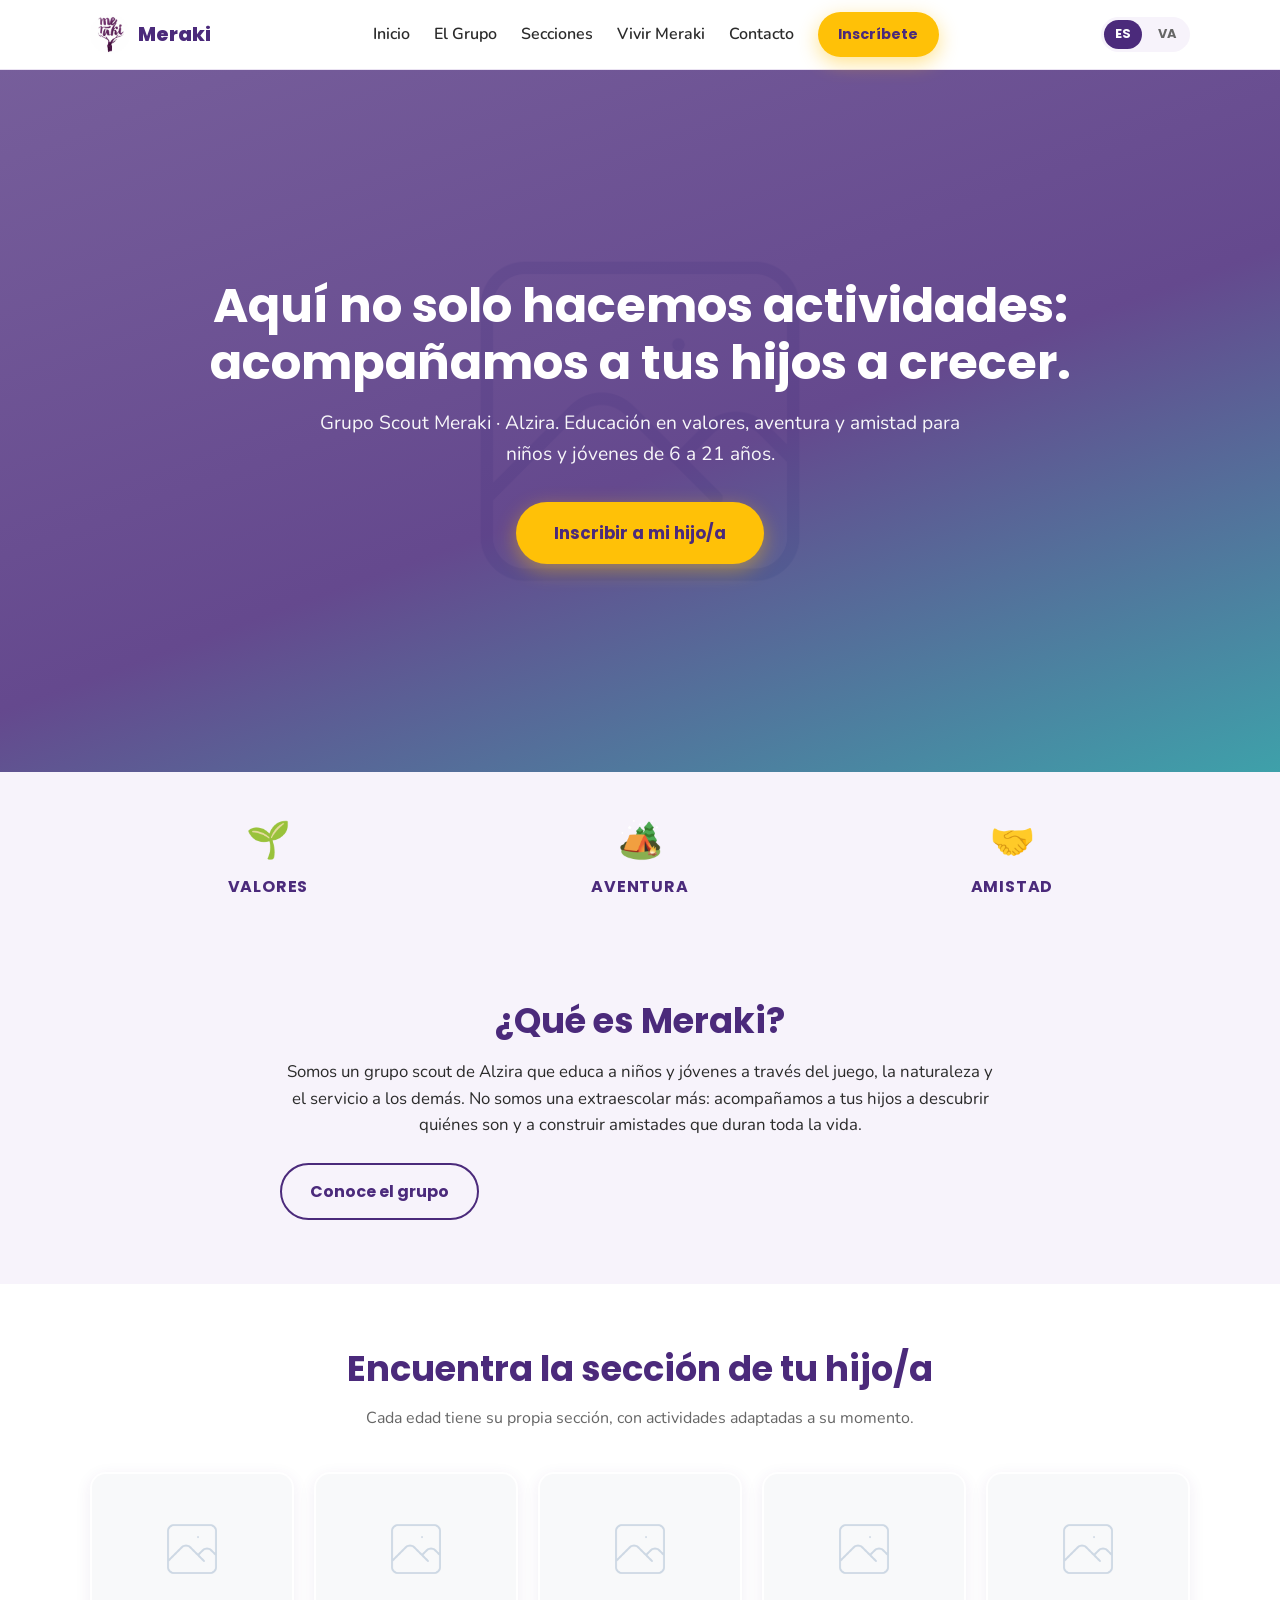
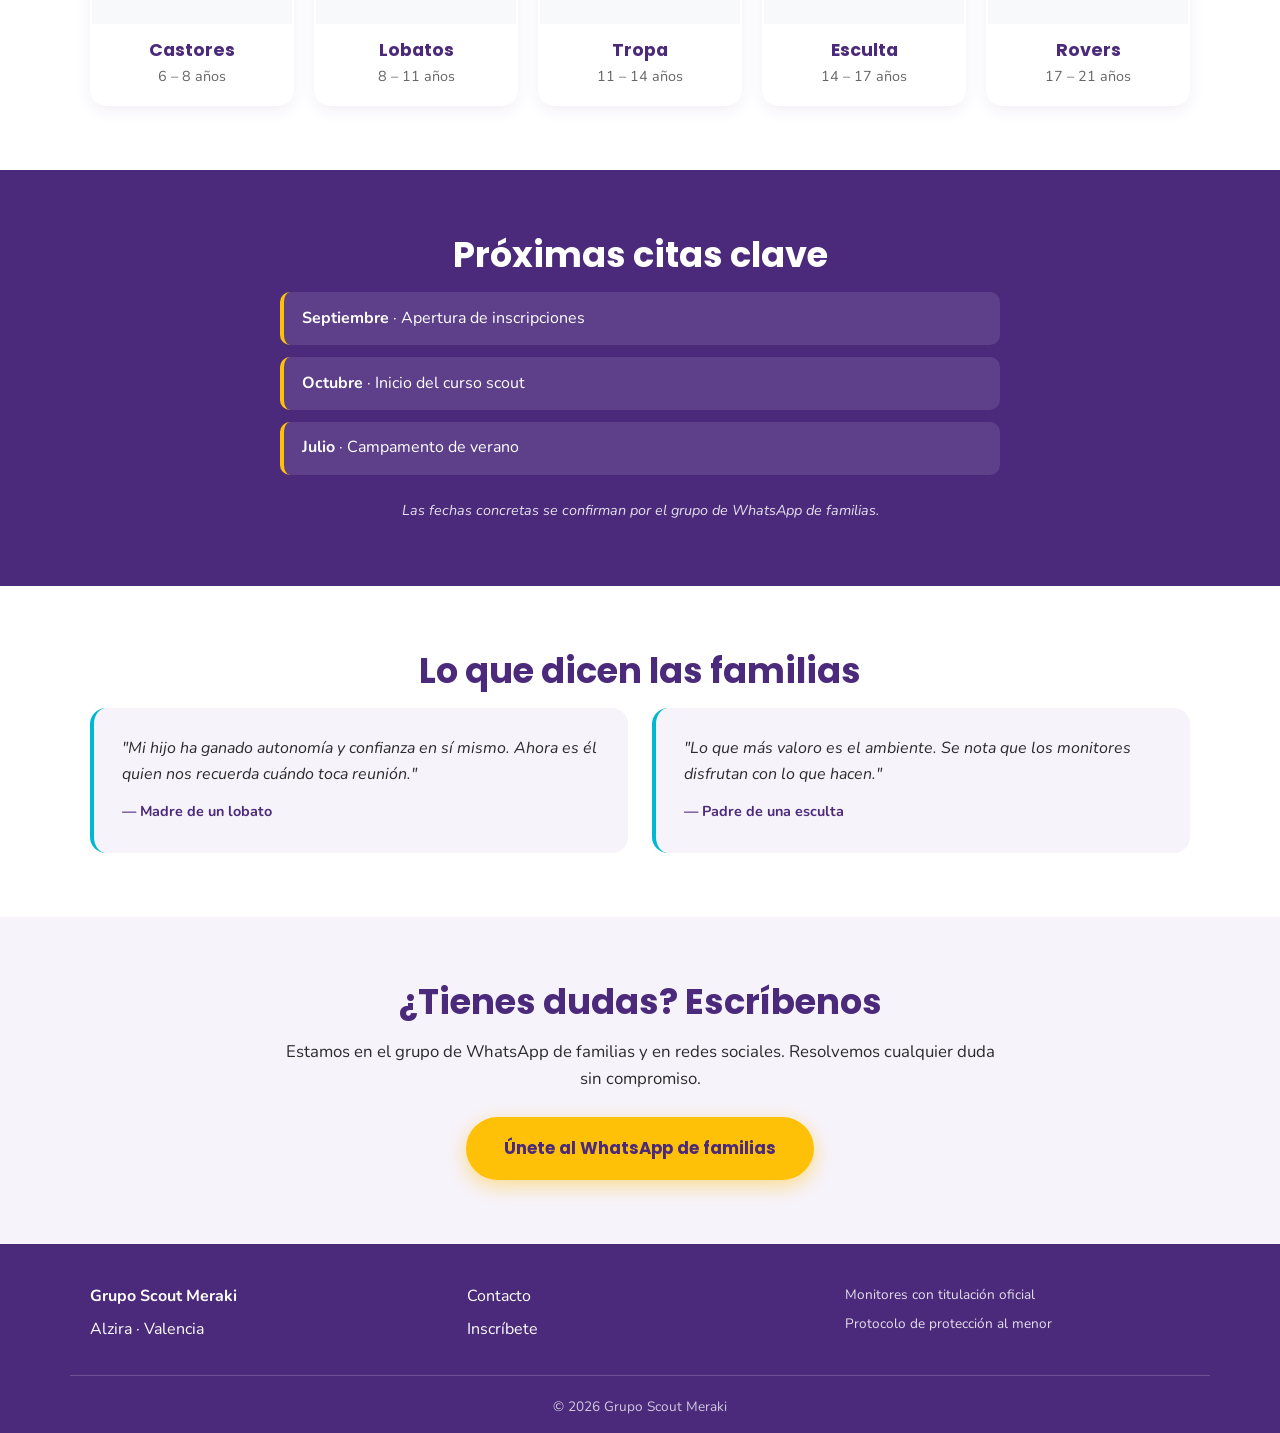
<file: index.html>
<!DOCTYPE html>
<html lang="es">
<head>
  <meta charset="UTF-8">
  <meta name="viewport" content="width=device-width, initial-scale=1.0">
  <title>Grupo Scout Meraki · Alzira</title>
  <meta name="description" content="Grupo Scout Meraki de Alzira. Educación en valores, aventura y amistad para niños y jóvenes de 6 a 21 años.">
  <link rel="preconnect" href="https://fonts.googleapis.com">
  <link rel="preconnect" href="https://fonts.gstatic.com" crossorigin>
  <link href="https://fonts.googleapis.com/css2?family=Nunito:wght@400;600;700&family=Poppins:wght@600;700;800&display=swap" rel="stylesheet">
  <link rel="stylesheet" href="css/styles.css">
</head>
<body>

  <!-- ============ CABECERA ============ -->
  <header class="header">
    <div class="header__inner">
      <a href="index.html" class="header__logo" aria-label="Grupo Scout Meraki, ir a inicio">
        <img src="img/logo.jpg" alt="Logo Grupo Scout Meraki" width="48" height="48">
        <span>Meraki</span>
      </a>

      <nav class="nav" id="nav" aria-label="Navegación principal">
        <ul class="nav__list">
          <li><a href="index.html" data-i18n="nav.inicio">Inicio</a></li>
          <li><a href="el-grupo.html" data-i18n="nav.grupo">El Grupo</a></li>
          <li><a href="secciones.html" data-i18n="nav.secciones">Secciones</a></li>
          <li><a href="vivir-meraki.html" data-i18n="nav.vivir">Vivir Meraki</a></li>
          <li><a href="contacto.html" data-i18n="nav.contacto">Contacto</a></li>
        </ul>
        <a href="inscripcion.html" class="btn btn--cta btn--small" data-i18n="nav.inscribete">Inscríbete</a>
      </nav>

      <div class="header__actions">
        <div class="lang-switch" role="group" aria-label="Selector de idioma">
          <button type="button" class="lang-btn is-active" data-lang="es" aria-label="Castellano">ES</button>
          <button type="button" class="lang-btn" data-lang="va" aria-label="Valencià">VA</button>
        </div>
        <button type="button" class="burger" id="burger" aria-label="Abrir menú" aria-expanded="false" aria-controls="nav">
          <span></span><span></span><span></span>
        </button>
      </div>
    </div>
  </header>

  <main>

    <!-- ============ HERO ============ -->
    <section class="hero">
      <img src="img/hero.jpg" alt="" class="hero__bg" aria-hidden="true">
      <div class="hero__overlay"></div>
      <div class="hero__content container">
        <h1 class="hero__title" data-i18n="hero.titulo">
          Aquí no solo hacemos actividades: acompañamos a tus hijos a crecer.
        </h1>
        <p class="hero__subtitle" data-i18n="hero.subtitulo">
          Grupo Scout Meraki · Alzira. Educación en valores, aventura y amistad para niños y jóvenes de 6 a 21 años.
        </p>
        <a href="inscripcion.html" class="btn btn--cta btn--large" data-i18n="hero.cta">
          Inscribir a mi hijo/a
        </a>
      </div>
    </section>

    <!-- ============ VALORES ============ -->
    <section class="valores">
      <div class="container valores__grid">
        <div class="valor">
          <div class="valor__icon" aria-hidden="true">🌱</div>
          <h3 data-i18n="valores.valores">Valores</h3>
        </div>
        <div class="valor">
          <div class="valor__icon" aria-hidden="true">🏕️</div>
          <h3 data-i18n="valores.aventura">Aventura</h3>
        </div>
        <div class="valor">
          <div class="valor__icon" aria-hidden="true">🤝</div>
          <h3 data-i18n="valores.amistad">Amistad</h3>
        </div>
      </div>
    </section>

    <!-- ============ QUÉ ES MERAKI ============ -->
    <section class="section section--crema">
      <div class="container container--narrow">
        <h2 class="section__title" data-i18n="grupo.titulo">¿Qué es Meraki?</h2>
        <p class="section__text" data-i18n="grupo.texto">
          Somos un grupo scout de Alzira que educa a niños y jóvenes a través del juego, la naturaleza y el servicio a los demás. No somos una extraescolar más: acompañamos a tus hijos a descubrir quiénes son y a construir amistades que duran toda la vida.
        </p>
        <a href="el-grupo.html" class="btn btn--outline" data-i18n="grupo.cta">Conoce el grupo</a>
      </div>
    </section>

    <!-- ============ SECCIONES ============ -->
    <section class="section">
      <div class="container">
        <h2 class="section__title" data-i18n="secciones.titulo">Encuentra la sección de tu hijo/a</h2>
        <p class="section__lead" data-i18n="secciones.lead">
          Cada edad tiene su propia sección, con actividades adaptadas a su momento.
        </p>

        <div class="secciones-grid">
          <a href="secciones/castores.html" class="seccion-card">
            <img src="img/secciones/castores.jpg" alt="Castores" loading="lazy">
            <div class="seccion-card__body">
              <h3 data-i18n="secciones.castores">Castores</h3>
              <p class="seccion-card__edad">6 – 8 <span data-i18n="secciones.anios">años</span></p>
            </div>
          </a>

          <a href="secciones/lobatos.html" class="seccion-card">
            <img src="img/secciones/lobatos.jpg" alt="Lobatos" loading="lazy">
            <div class="seccion-card__body">
              <h3 data-i18n="secciones.lobatos">Lobatos</h3>
              <p class="seccion-card__edad">8 – 11 <span data-i18n="secciones.anios">años</span></p>
            </div>
          </a>

          <a href="secciones/tropa.html" class="seccion-card">
            <img src="img/secciones/tropa.jpg" alt="Tropa" loading="lazy">
            <div class="seccion-card__body">
              <h3 data-i18n="secciones.tropa">Tropa</h3>
              <p class="seccion-card__edad">11 – 14 <span data-i18n="secciones.anios">años</span></p>
            </div>
          </a>

          <a href="secciones/esculta.html" class="seccion-card">
            <img src="img/secciones/esculta.jpg" alt="Esculta" loading="lazy">
            <div class="seccion-card__body">
              <h3 data-i18n="secciones.esculta">Esculta</h3>
              <p class="seccion-card__edad">14 – 17 <span data-i18n="secciones.anios">años</span></p>
            </div>
          </a>

          <a href="secciones/rovers.html" class="seccion-card">
            <img src="img/secciones/rovers.jpg" alt="Rovers" loading="lazy">
            <div class="seccion-card__body">
              <h3 data-i18n="secciones.rovers">Rovers</h3>
              <p class="seccion-card__edad">17 – 21 <span data-i18n="secciones.anios">años</span></p>
            </div>
          </a>
        </div>
      </div>
    </section>

    <!-- ============ PRÓXIMAS CITAS ============ -->
    <section class="section section--verde">
      <div class="container container--narrow">
        <h2 class="section__title" data-i18n="citas.titulo">Próximas citas clave</h2>
        <ul class="citas-list">
          <li><strong data-i18n="citas.1.fecha">Septiembre</strong> · <span data-i18n="citas.1.texto">Apertura de inscripciones</span></li>
          <li><strong data-i18n="citas.2.fecha">Octubre</strong> · <span data-i18n="citas.2.texto">Inicio del curso scout</span></li>
          <li><strong data-i18n="citas.3.fecha">Julio</strong> · <span data-i18n="citas.3.texto">Campamento de verano</span></li>
        </ul>
        <p class="citas-note" data-i18n="citas.nota">
          Las fechas concretas se confirman por el grupo de WhatsApp de familias.
        </p>
      </div>
    </section>

    <!-- ============ TESTIMONIOS ============ -->
    <section class="section">
      <div class="container">
        <h2 class="section__title" data-i18n="testimonios.titulo">Lo que dicen las familias</h2>
        <div class="testimonios">
          <blockquote class="testimonio">
            <p data-i18n="testimonios.1.texto">
              "Mi hijo ha ganado autonomía y confianza en sí mismo. Ahora es él quien nos recuerda cuándo toca reunión."
            </p>
            <cite data-i18n="testimonios.1.autor">— Madre de un lobato</cite>
          </blockquote>
          <blockquote class="testimonio">
            <p data-i18n="testimonios.2.texto">
              "Lo que más valoro es el ambiente. Se nota que los monitores disfrutan con lo que hacen."
            </p>
            <cite data-i18n="testimonios.2.autor">— Padre de una exploradora</cite>
          </blockquote>
        </div>
      </div>
    </section>

    <!-- ============ WHATSAPP CTA ============ -->
    <section class="section section--cta">
      <div class="container container--narrow text-center">
        <h2 class="section__title" data-i18n="whatsapp.titulo">¿Tienes dudas? Escríbenos</h2>
        <p class="section__text" data-i18n="whatsapp.texto">
          Estamos en el grupo de WhatsApp de familias y en redes sociales. Resolvemos cualquier duda sin compromiso.
        </p>
        <a href="https://wa.me/34600000000" class="btn btn--cta btn--large" target="_blank" rel="noopener" data-i18n="whatsapp.cta">
          Únete al WhatsApp de familias
        </a>
      </div>
    </section>

  </main>

  <!-- ============ FOOTER ============ -->
  <footer class="footer">
    <div class="container footer__inner">
      <div class="footer__col">
        <strong>Grupo Scout Meraki</strong>
        <p data-i18n="footer.ciudad">Alzira · Valencia</p>
      </div>
      <div class="footer__col">
        <a href="contacto.html" data-i18n="nav.contacto">Contacto</a>
        <a href="inscripcion.html" data-i18n="nav.inscribete">Inscríbete</a>
      </div>
      <div class="footer__col footer__badges">
        <span data-i18n="footer.monitores">Monitores con titulación oficial</span>
        <span data-i18n="footer.proteccion">Protocolo de protección al menor</span>
      </div>
    </div>
    <div class="footer__legal">
      <p>© <span id="year"></span> Grupo Scout Meraki</p>
    </div>
  </footer>

  <script src="js/translations.js"></script>
  <script src="js/main.js"></script>
</body>
</html>
</file>
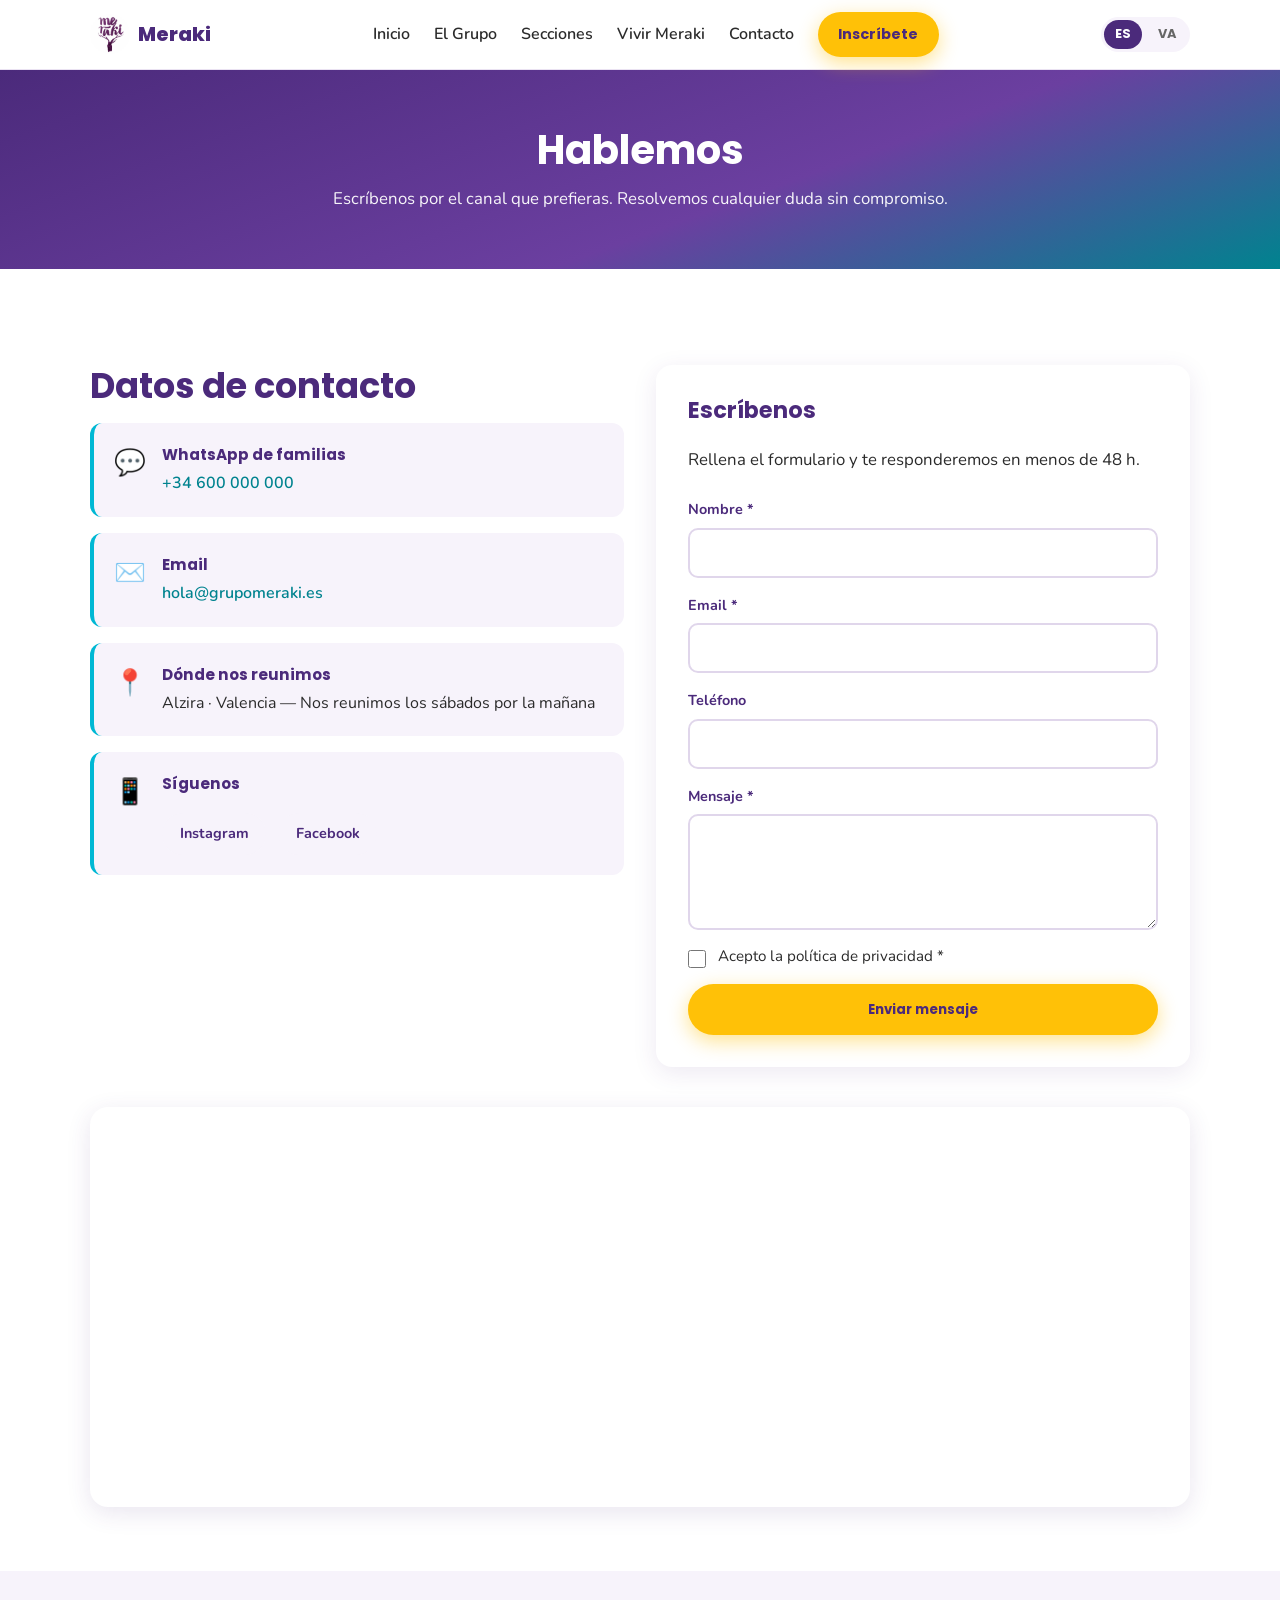
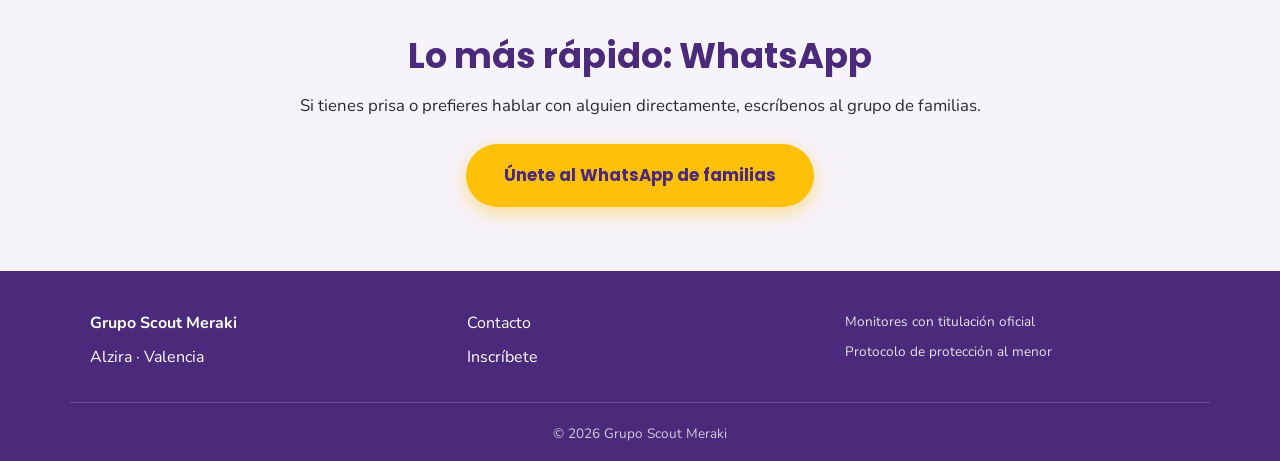
<file: contacto.html>
<!DOCTYPE html>
<html lang="es">
<head>
  <meta charset="UTF-8">
  <meta name="viewport" content="width=device-width, initial-scale=1.0">
  <title>Contacto · Grupo Scout Meraki</title>
  <meta name="description" content="Contacta con el Grupo Scout Meraki de Alzira. WhatsApp, email, ubicación y formulario de contacto. Resolvemos tus dudas sin compromiso.">
  <link rel="preconnect" href="https://fonts.googleapis.com">
  <link rel="preconnect" href="https://fonts.gstatic.com" crossorigin>
  <link href="https://fonts.googleapis.com/css2?family=Nunito:wght@400;600;700&family=Poppins:wght@600;700;800&display=swap" rel="stylesheet">
  <link rel="stylesheet" href="css/styles.css">
</head>
<body>

  <header class="header">
    <div class="header__inner">
      <a href="index.html" class="header__logo" aria-label="Grupo Scout Meraki, ir a inicio">
        <img src="img/logo.jpg" alt="Logo Grupo Scout Meraki" width="48" height="48">
        <span>Meraki</span>
      </a>
      <nav class="nav" id="nav" aria-label="Navegación principal">
        <ul class="nav__list">
          <li><a href="index.html" data-i18n="nav.inicio">Inicio</a></li>
          <li><a href="el-grupo.html" data-i18n="nav.grupo">El Grupo</a></li>
          <li><a href="secciones.html" data-i18n="nav.secciones">Secciones</a></li>
          <li><a href="vivir-meraki.html" data-i18n="nav.vivir">Vivir Meraki</a></li>
          <li><a href="contacto.html" data-i18n="nav.contacto">Contacto</a></li>
        </ul>
        <a href="inscripcion.html" class="btn btn--cta btn--small" data-i18n="nav.inscribete">Inscríbete</a>
      </nav>
      <div class="header__actions">
        <div class="lang-switch" role="group" aria-label="Selector de idioma">
          <button type="button" class="lang-btn is-active" data-lang="es">ES</button>
          <button type="button" class="lang-btn" data-lang="va">VA</button>
        </div>
        <button type="button" class="burger" id="burger" aria-label="Abrir menú" aria-expanded="false" aria-controls="nav">
          <span></span><span></span><span></span>
        </button>
      </div>
    </div>
  </header>

  <main>

    <section class="page-hero">
      <div class="container">
        <h1 data-i18n="contacto.title">Hablemos</h1>
        <p data-i18n="contacto.subtitle">
          Escríbenos por el canal que prefieras. Resolvemos cualquier duda sin compromiso.
        </p>
      </div>
    </section>

    <section class="section">
      <div class="container">
        <div class="contacto-grid">

          <!-- ============ INFO DE CONTACTO ============ -->
          <div>
            <h2 class="section__title" style="text-align:left;" data-i18n="contacto.info.titulo">Datos de contacto</h2>

            <div class="contacto-info">

              <div class="contacto-item">
                <div class="contacto-item__icon" aria-hidden="true">💬</div>
                <div>
                  <div class="contacto-item__label" data-i18n="contacto.whatsapp.label">WhatsApp de familias</div>
                  <div class="contacto-item__value">
                    <a href="https://wa.me/34600000000" target="_blank" rel="noopener">+34 600 000 000</a>
                  </div>
                </div>
              </div>

              <div class="contacto-item">
                <div class="contacto-item__icon" aria-hidden="true">✉️</div>
                <div>
                  <div class="contacto-item__label" data-i18n="contacto.email.label">Email</div>
                  <div class="contacto-item__value">
                    <a href="mailto:hola@grupomeraki.es">hola@grupomeraki.es</a>
                  </div>
                </div>
              </div>

              <div class="contacto-item">
                <div class="contacto-item__icon" aria-hidden="true">📍</div>
                <div>
                  <div class="contacto-item__label" data-i18n="contacto.donde.label">Dónde nos reunimos</div>
                  <div class="contacto-item__value" data-i18n="contacto.donde.value">
                    Alzira · Valencia<br>Nos reunimos los sábados por la mañana
                  </div>
                </div>
              </div>

              <div class="contacto-item">
                <div class="contacto-item__icon" aria-hidden="true">📱</div>
                <div>
                  <div class="contacto-item__label" data-i18n="contacto.redes.label">Síguenos</div>
                  <div class="redes">
                    <a href="https://instagram.com/grupomeraki" target="_blank" rel="noopener">Instagram</a>
                    <a href="https://facebook.com/grupomeraki" target="_blank" rel="noopener">Facebook</a>
                  </div>
                </div>
              </div>

            </div>
          </div>

          <!-- ============ FORMULARIO ============ -->
          <div>
            <form class="contacto-form" action="https://formspree.io/f/TU_ID_AQUI" method="POST">
              <h2 data-i18n="contacto.form.titulo">Escríbenos</h2>
              <p class="section__text" style="text-align:left;margin-bottom:0.5rem;" data-i18n="contacto.form.lead">
                Rellena el formulario y te responderemos en menos de 48 h.
              </p>

              <label class="form__label">
                <span data-i18n="contacto.form.nombre">Nombre *</span>
                <input type="text" name="nombre" required autocomplete="name">
              </label>

              <label class="form__label">
                <span data-i18n="contacto.form.email">Email *</span>
                <input type="email" name="email" required autocomplete="email">
              </label>

              <label class="form__label">
                <span data-i18n="contacto.form.telefono">Teléfono</span>
                <input type="tel" name="telefono" autocomplete="tel">
              </label>

              <label class="form__label">
                <span data-i18n="contacto.form.mensaje">Mensaje *</span>
                <textarea name="mensaje" rows="4" required></textarea>
              </label>

              <label class="form__check">
                <input type="checkbox" name="acepta_privacidad" required>
                <span data-i18n="contacto.form.privacidad">Acepto la política de privacidad *</span>
              </label>

              <button type="submit" class="btn btn--cta btn--block" data-i18n="contacto.form.enviar">
                Enviar mensaje
              </button>
            </form>
          </div>

        </div>

        <!-- ============ MAPA ============ -->
        <div class="mapa">
          <!-- Sustituye la URL del iframe por la ubicación real de vuestro local de reuniones -->
          <iframe
            src="https://www.google.com/maps/embed?pb=!1m18!1m12!1m3!1d3080.0!2d-0.43!3d39.15!2m3!1f0!2f0!3f0!3m2!1i1024!2i768!4f13.1!3m3!1m2!1s0x0%3A0x0!2sAlzira%2C%20Valencia!5e0!3m2!1ses!2ses!4v0000000000000"
            loading="lazy"
            referrerpolicy="no-referrer-when-downgrade"
            title="Ubicación del Grupo Scout Meraki en Alzira"
            allowfullscreen>
          </iframe>
        </div>

      </div>
    </section>

    <!-- ============ CTA WHATSAPP ============ -->
    <section class="section section--cta">
      <div class="container container--narrow text-center">
        <h2 class="section__title" data-i18n="contacto.cta.titulo">Lo más rápido: WhatsApp</h2>
        <p class="section__text" data-i18n="contacto.cta.texto">
          Si tienes prisa o prefieres hablar con alguien directamente, escríbenos al grupo de familias.
        </p>
        <a href="https://wa.me/34600000000" class="btn btn--cta btn--large" target="_blank" rel="noopener" data-i18n="whatsapp.cta">
          Únete al WhatsApp de familias
        </a>
      </div>
    </section>

  </main>

  <footer class="footer">
    <div class="container footer__inner">
      <div class="footer__col">
        <strong>Grupo Scout Meraki</strong>
        <p data-i18n="footer.ciudad">Alzira · Valencia</p>
      </div>
      <div class="footer__col">
        <a href="contacto.html" data-i18n="nav.contacto">Contacto</a>
        <a href="inscripcion.html" data-i18n="nav.inscribete">Inscríbete</a>
      </div>
      <div class="footer__col footer__badges">
        <span data-i18n="footer.monitores">Monitores con titulación oficial</span>
        <span data-i18n="footer.proteccion">Protocolo de protección al menor</span>
      </div>
    </div>
    <div class="footer__legal">
      <p>© <span id="year"></span> Grupo Scout Meraki</p>
    </div>
  </footer>

  <script src="js/translations.js"></script>
  <script src="js/main.js"></script>
</body>
</html>
</file>
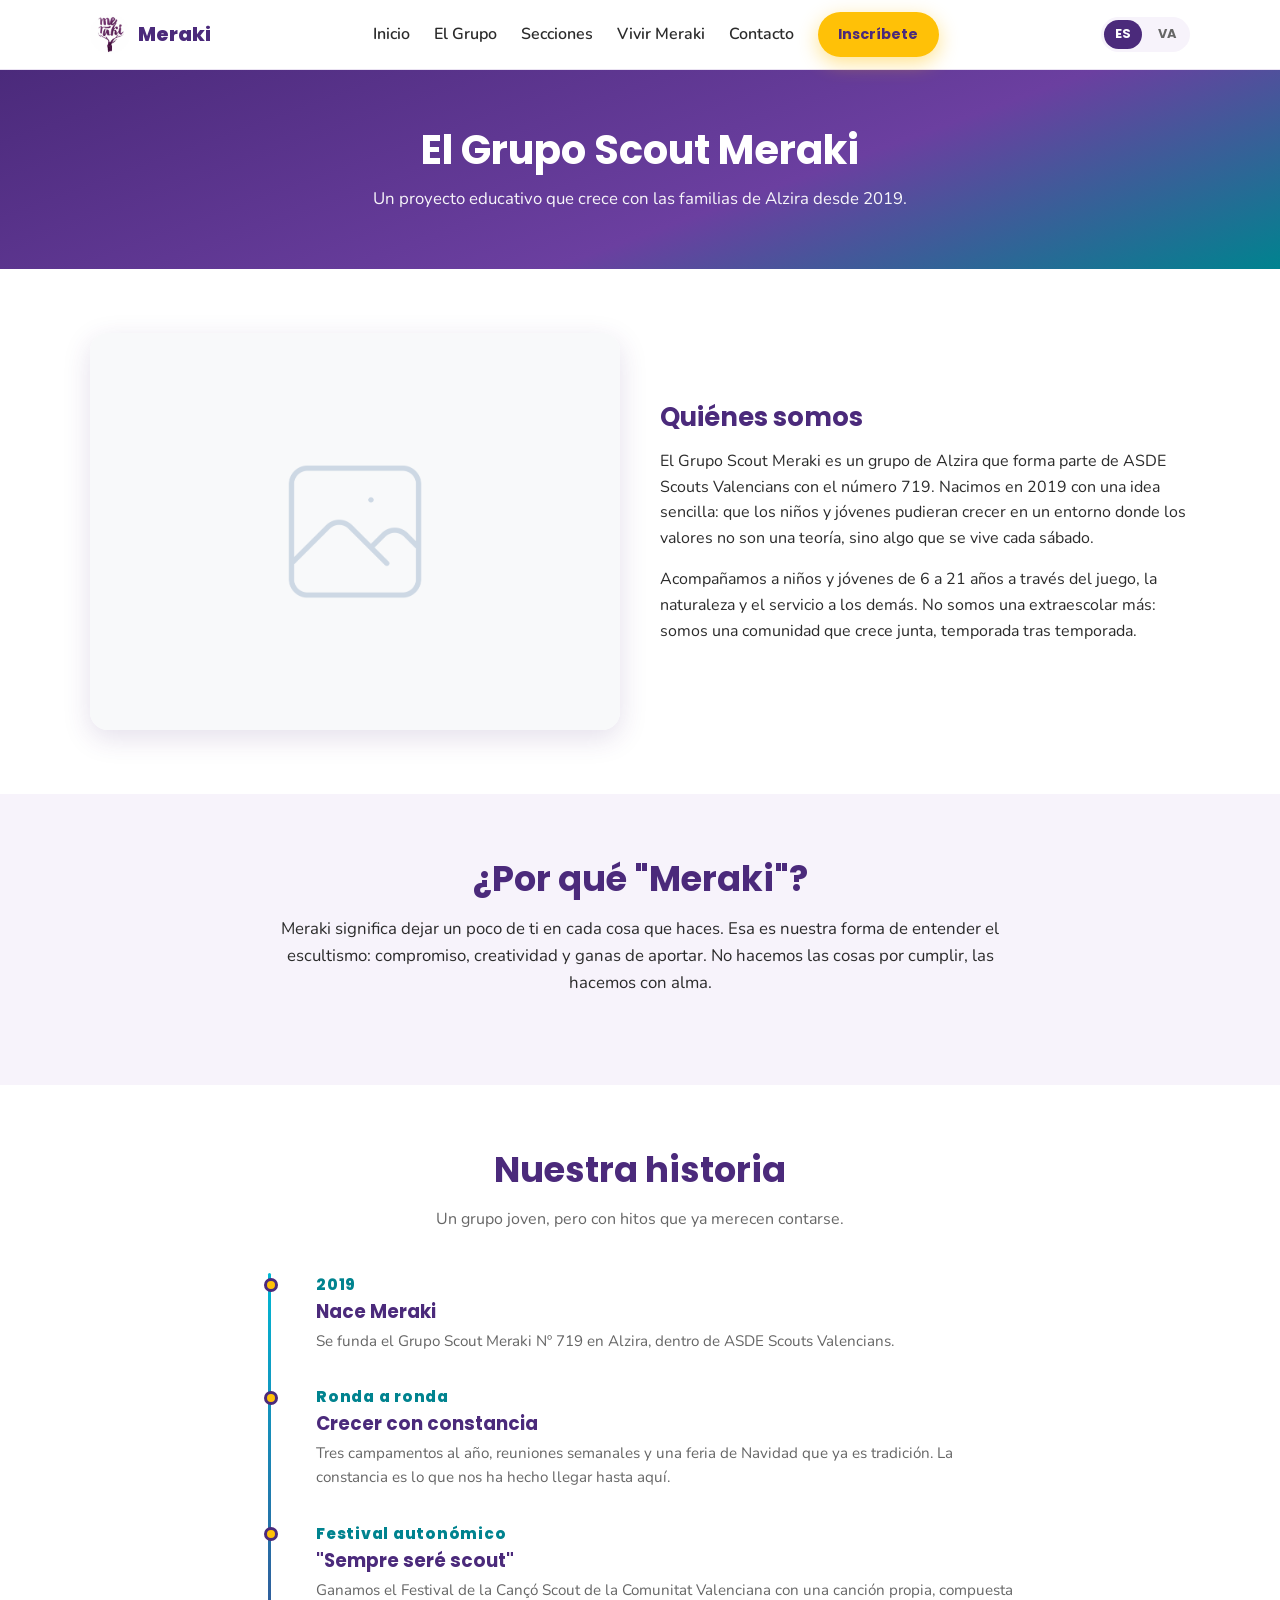
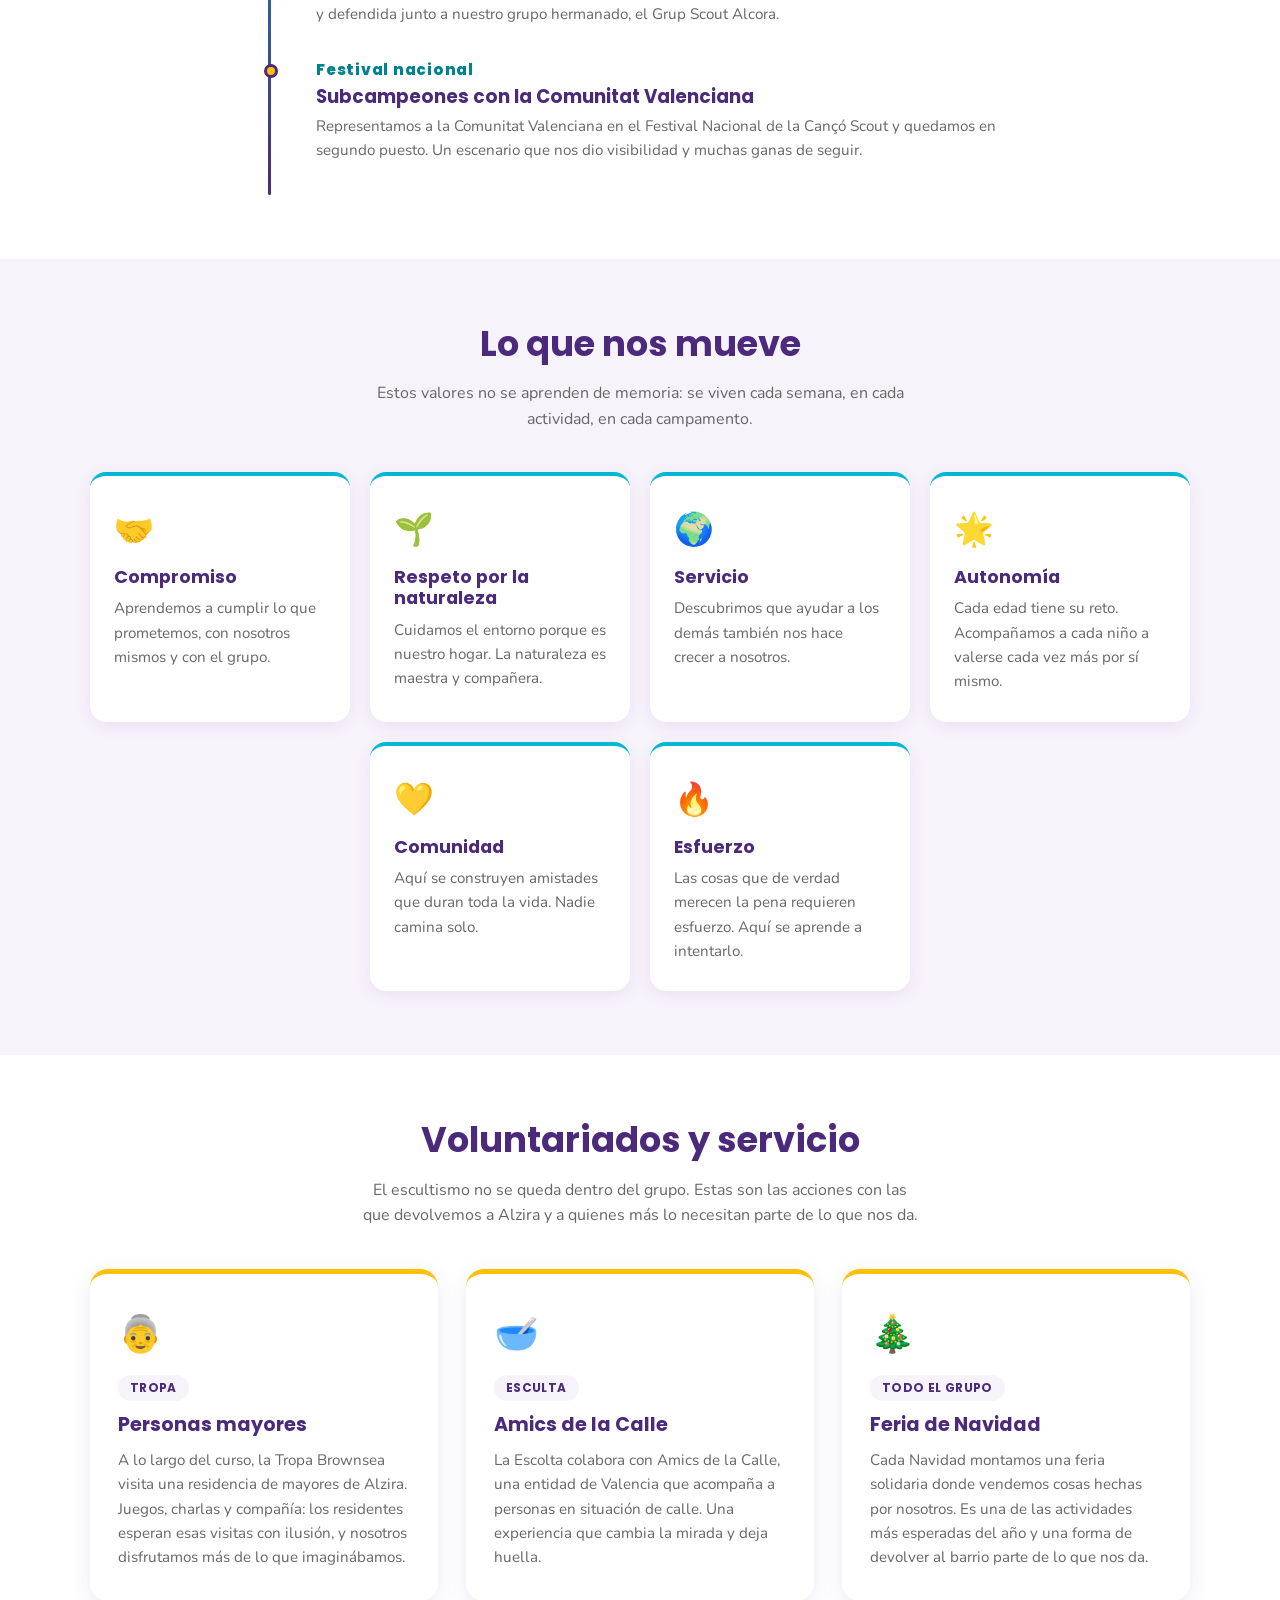
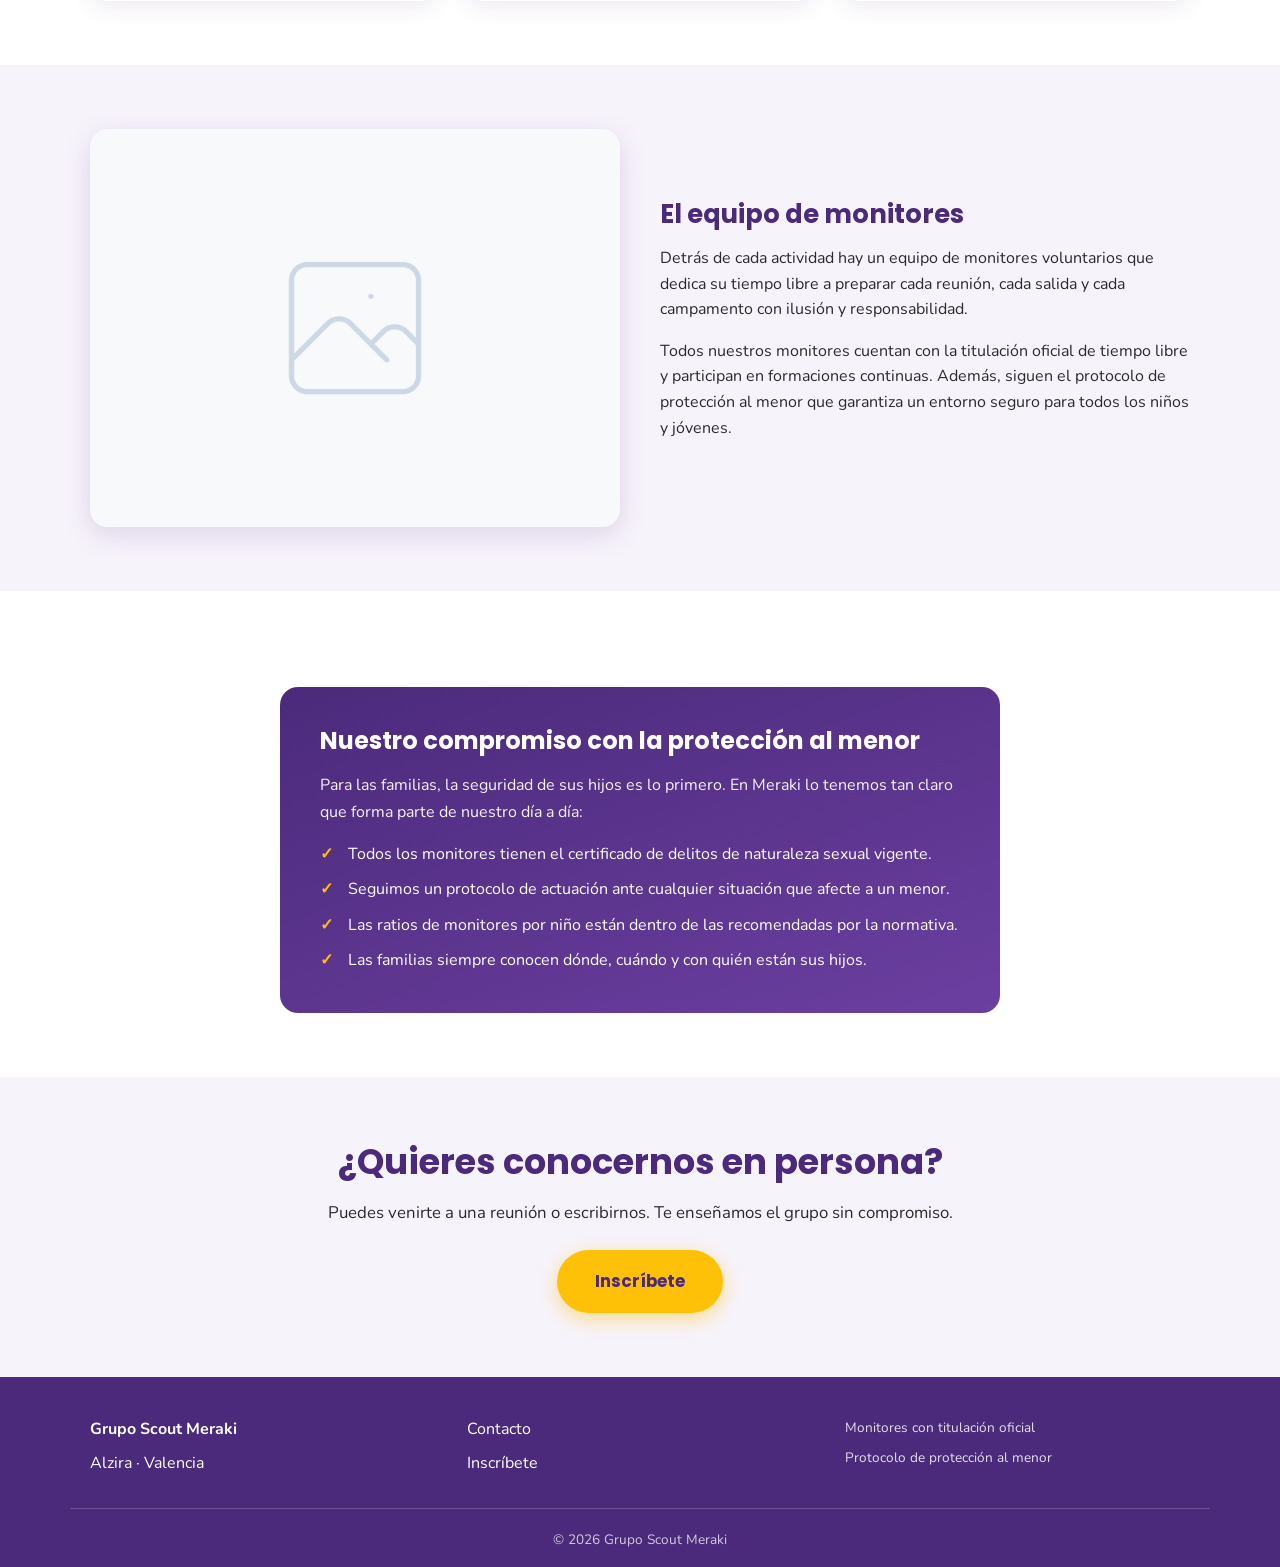
<file: el-grupo.html>
<!DOCTYPE html>
<html lang="es">
<head>
  <meta charset="UTF-8">
  <meta name="viewport" content="width=device-width, initial-scale=1.0">
  <title>El Grupo · Grupo Scout Meraki</title>
  <meta name="description" content="Conoce el Grupo Scout Meraki de Alzira (Nº 719, ASDE Scouts Valencians). Quiénes somos, nuestra historia, valores y voluntariados.">
  <link rel="preconnect" href="https://fonts.googleapis.com">
  <link rel="preconnect" href="https://fonts.gstatic.com" crossorigin>
  <link href="https://fonts.googleapis.com/css2?family=Nunito:wght@400;600;700&family=Poppins:wght@600;700;800&display=swap" rel="stylesheet">
  <link rel="stylesheet" href="css/styles.css">
</head>
<body>

  <header class="header">
    <div class="header__inner">
      <a href="index.html" class="header__logo" aria-label="Grupo Scout Meraki, ir a inicio">
        <img src="img/logo.jpg"alt="Logo Grupo Scout Meraki" width="48" height="48">
        <span>Meraki</span>
      </a>
      <nav class="nav" id="nav" aria-label="Navegación principal">
        <ul class="nav__list">
          <li><a href="index.html" data-i18n="nav.inicio">Inicio</a></li>
          <li><a href="el-grupo.html" data-i18n="nav.grupo">El Grupo</a></li>
          <li><a href="secciones.html" data-i18n="nav.secciones">Secciones</a></li>
          <li><a href="vivir-meraki.html" data-i18n="nav.vivir">Vivir Meraki</a></li>
          <li><a href="contacto.html" data-i18n="nav.contacto">Contacto</a></li>
        </ul>
        <a href="inscripcion.html" class="btn btn--cta btn--small" data-i18n="nav.inscribete">Inscríbete</a>
      </nav>
      <div class="header__actions">
        <div class="lang-switch" role="group" aria-label="Selector de idioma">
          <button type="button" class="lang-btn is-active" data-lang="es">ES</button>
          <button type="button" class="lang-btn" data-lang="va">VA</button>
        </div>
        <button type="button" class="burger" id="burger" aria-label="Abrir menú" aria-expanded="false" aria-controls="nav">
          <span></span><span></span><span></span>
        </button>
      </div>
    </div>
  </header>

  <main>

    <section class="page-hero">
      <div class="container">
        <h1 data-i18n="elgrupo.title">El Grupo Scout Meraki</h1>
        <p data-i18n="elgrupo.subtitle">Un proyecto educativo que crece con las familias de Alzira desde 2019.</p>
      </div>
    </section>

    <!-- ============ QUIÉNES SOMOS ============ -->
    <section class="section">
      <div class="container">
        <div class="historia">
          <img src="img/grupo-historia.jpg" alt="El Grupo Scout Meraki" class="historia__img">
          <div>
            <h2 data-i18n="elgrupo.quienes.titulo">Quiénes somos</h2>
            <p data-i18n="elgrupo.quienes.p1">
              El Grupo Scout Meraki es un grupo de Alzira que forma parte de ASDE Scouts Valencians con el número 719. Nacimos en 2019 con una idea sencilla: que los niños y jóvenes pudieran crecer en un entorno donde los valores no son una teoría, sino algo que se vive cada sábado.
            </p>
            <p data-i18n="elgrupo.quienes.p2">
              Acompañamos a niños y jóvenes de 6 a 21 años a través del juego, la naturaleza y el servicio a los demás. No somos una extraescolar más: somos una comunidad que crece junta, temporada tras temporada.
            </p>
          </div>
        </div>
      </div>
    </section>

    <!-- ============ EL NOMBRE ============ -->
    <section class="section section--crema">
      <div class="container container--narrow text-center">
        <h2 class="section__title" data-i18n="elgrupo.nombre.titulo">¿Por qué "Meraki"?</h2>
        <p class="section__text" data-i18n="elgrupo.nombre.texto">
          Meraki significa dejar un poco de ti en cada cosa que haces. Esa es nuestra forma de entender el escultismo: compromiso, creatividad y ganas de aportar. No hacemos las cosas por cumplir, las hacemos con alma.
        </p>
      </div>
    </section>

    <!-- ============ HISTORIA / LÍNEA DEL TIEMPO ============ -->
    <section class="section">
      <div class="container">
        <h2 class="section__title" data-i18n="elgrupo.timeline.titulo">Nuestra historia</h2>
        <p class="section__lead" data-i18n="elgrupo.timeline.lead">
          Un grupo joven, pero con hitos que ya merecen contarse.
        </p>

        <div class="timeline">
          <div class="timeline__item">
            <div class="timeline__year" data-i18n="elgrupo.tl1.year">2019</div>
            <h3 data-i18n="elgrupo.tl1.t">Nace Meraki</h3>
            <p data-i18n="elgrupo.tl1.d">Se funda el Grupo Scout Meraki Nº 719 en Alzira, dentro de ASDE Scouts Valencians.</p>
          </div>

          <div class="timeline__item">
            <div class="timeline__year" data-i18n="elgrupo.tl2.year">Ronda a ronda</div>
            <h3 data-i18n="elgrupo.tl2.t">Crecer con constancia</h3>
            <p data-i18n="elgrupo.tl2.d">Tres campamentos al año, reuniones semanales y una feria de Navidad que ya es tradición. La constancia es lo que nos ha hecho llegar hasta aquí.</p>
          </div>

          <div class="timeline__item">
            <div class="timeline__year" data-i18n="elgrupo.tl3.year">Festival autonómico</div>
            <h3 data-i18n="elgrupo.tl3.t">"Sempre seré scout"</h3>
            <p data-i18n="elgrupo.tl3.d">Ganamos el Festival de la Cançó Scout de la Comunitat Valenciana con una canción propia, compuesta y defendida junto a nuestro grupo hermanado, el Grup Scout Alcora.</p>
          </div>

          <div class="timeline__item">
            <div class="timeline__year" data-i18n="elgrupo.tl4.year">Festival nacional</div>
            <h3 data-i18n="elgrupo.tl4.t">Subcampeones con la Comunitat Valenciana</h3>
            <p data-i18n="elgrupo.tl4.d">Representamos a la Comunitat Valenciana en el Festival Nacional de la Cançó Scout y quedamos en segundo puesto. Un escenario que nos dio visibilidad y muchas ganas de seguir.</p>
          </div>
        </div>
      </div>
    </section>

    <!-- ============ VALORES ============ -->
    <section class="section section--crema">
      <div class="container">
        <h2 class="section__title" data-i18n="elgrupo.valores.titulo">Lo que nos mueve</h2>
        <p class="section__lead" data-i18n="elgrupo.valores.lead">
          Estos valores no se aprenden de memoria: se viven cada semana, en cada actividad, en cada campamento.
        </p>

        <div class="valores-grid">
          <div class="valor-card">
            <div class="valor-card__icon" aria-hidden="true">🤝</div>
            <h3 data-i18n="elgrupo.valor1.t">Compromiso</h3>
            <p data-i18n="elgrupo.valor1.d">Aprendemos a cumplir lo que prometemos, con nosotros mismos y con el grupo.</p>
          </div>
          <div class="valor-card">
            <div class="valor-card__icon" aria-hidden="true">🌱</div>
            <h3 data-i18n="elgrupo.valor2.t">Respeto por la naturaleza</h3>
            <p data-i18n="elgrupo.valor2.d">Cuidamos el entorno porque es nuestro hogar. La naturaleza es maestra y compañera.</p>
          </div>
          <div class="valor-card">
            <div class="valor-card__icon" aria-hidden="true">🌍</div>
            <h3 data-i18n="elgrupo.valor3.t">Servicio</h3>
            <p data-i18n="elgrupo.valor3.d">Descubrimos que ayudar a los demás también nos hace crecer a nosotros.</p>
          </div>
          <div class="valor-card">
            <div class="valor-card__icon" aria-hidden="true">🌟</div>
            <h3 data-i18n="elgrupo.valor4.t">Autonomía</h3>
            <p data-i18n="elgrupo.valor4.d">Cada edad tiene su reto. Acompañamos a cada niño a valerse cada vez más por sí mismo.</p>
          </div>
          <div class="valor-card">
            <div class="valor-card__icon" aria-hidden="true">💛</div>
            <h3 data-i18n="elgrupo.valor5.t">Comunidad</h3>
            <p data-i18n="elgrupo.valor5.d">Aquí se construyen amistades que duran toda la vida. Nadie camina solo.</p>
          </div>
          <div class="valor-card">
            <div class="valor-card__icon" aria-hidden="true">🔥</div>
            <h3 data-i18n="elgrupo.valor6.t">Esfuerzo</h3>
            <p data-i18n="elgrupo.valor6.d">Las cosas que de verdad merecen la pena requieren esfuerzo. Aquí se aprende a intentarlo.</p>
          </div>
        </div>
      </div>
    </section>

    <!-- ============ VOLUNTARIADOS ============ -->
    <section class="section">
      <div class="container">
        <h2 class="section__title" data-i18n="elgrupo.voluntariados.titulo">Voluntariados y servicio</h2>
        <p class="section__lead" data-i18n="elgrupo.voluntariados.lead">
          El escultismo no se queda dentro del grupo. Estas son las acciones con las que devolvemos a Alzira y a quienes más lo necesitan parte de lo que nos da.
        </p>

        <div class="voluntariados-grid">

          <div class="voluntariado-card">
            <div class="voluntariado-card__icon" aria-hidden="true">👵</div>
            <span class="voluntariado-card__seccion" data-i18n="elgrupo.vol1.seccion">Tropa</span>
            <h3 data-i18n="elgrupo.vol1.t">Personas mayores</h3>
            <p data-i18n="elgrupo.vol1.d">A lo largo del curso, la Tropa Brownsea visita una residencia de mayores de Alzira. Juegos, charlas y compañía: los residentes esperan esas visitas con ilusión, y nosotros disfrutamos más de lo que imaginábamos.</p>
          </div>

          <div class="voluntariado-card">
            <div class="voluntariado-card__icon" aria-hidden="true">🥣</div>
            <span class="voluntariado-card__seccion" data-i18n="elgrupo.vol2.seccion">Esculta</span>
            <h3 data-i18n="elgrupo.vol2.t">Amics de la Calle</h3>
            <p data-i18n="elgrupo.vol2.d">La Escolta colabora con Amics de la Calle, una entidad de Valencia que acompaña a personas en situación de calle. Una experiencia que cambia la mirada y deja huella.</p>
          </div>

          <div class="voluntariado-card">
            <div class="voluntariado-card__icon" aria-hidden="true">🎄</div>
            <span class="voluntariado-card__seccion" data-i18n="elgrupo.vol3.seccion">Todo el grupo</span>
            <h3 data-i18n="elgrupo.vol3.t">Feria de Navidad</h3>
            <p data-i18n="elgrupo.vol3.d">Cada Navidad montamos una feria solidaria donde vendemos cosas hechas por nosotros. Es una de las actividades más esperadas del año y una forma de devolver al barrio parte de lo que nos da.</p>
          </div>

        </div>
      </div>
    </section>

    <!-- ============ EQUIPO ============ -->
    <section class="section section--crema">
      <div class="container">
        <div class="equipo">
          <img src="img/equipo-monitores.jpg" alt="Equipo de monitores del Grupo Scout Meraki" class="equipo__img">
          <div>
            <h2 data-i18n="elgrupo.equipo.titulo">El equipo de monitores</h2>
            <p data-i18n="elgrupo.equipo.p1">
              Detrás de cada actividad hay un equipo de monitores voluntarios que dedica su tiempo libre a preparar cada reunión, cada salida y cada campamento con ilusión y responsabilidad.
            </p>
            <p data-i18n="elgrupo.equipo.p2">
              Todos nuestros monitores cuentan con la titulación oficial de tiempo libre y participan en formaciones continuas. Además, siguen el protocolo de protección al menor que garantiza un entorno seguro para todos los niños y jóvenes.
            </p>
          </div>
        </div>
      </div>
    </section>

    <!-- ============ PROTECCIÓN AL MENOR ============ -->
    <section class="section">
      <div class="container container--narrow">
        <div class="proteccion">
          <h2 data-i18n="elgrupo.prot.titulo">Nuestro compromiso con la protección al menor</h2>
          <p data-i18n="elgrupo.prot.p1">Para las familias, la seguridad de sus hijos es lo primero. En Meraki lo tenemos tan claro que forma parte de nuestro día a día:</p>
          <ul>
            <li data-i18n="elgrupo.prot.1">Todos los monitores tienen el certificado de delitos de naturaleza sexual vigente.</li>
            <li data-i18n="elgrupo.prot.2">Seguimos un protocolo de actuación ante cualquier situación que afecte a un menor.</li>
            <li data-i18n="elgrupo.prot.3">Las ratios de monitores por niño están dentro de las recomendadas por la normativa.</li>
            <li data-i18n="elgrupo.prot.4">Las familias siempre conocen dónde, cuándo y con quién están sus hijos.</li>
          </ul>
        </div>
      </div>
    </section>

    <!-- ============ CTA FINAL ============ -->
    <section class="section section--cta">
      <div class="container container--narrow text-center">
        <h2 class="section__title" data-i18n="elgrupo.cta.titulo">¿Quieres conocernos en persona?</h2>
        <p class="section__text" data-i18n="elgrupo.cta.texto">Puedes venirte a una reunión o escribirnos. Te enseñamos el grupo sin compromiso.</p>
        <a href="inscripcion.html" class="btn btn--cta btn--large" data-i18n="nav.inscribete">Inscríbete</a>
      </div>
    </section>

  </main>

  <footer class="footer">
    <div class="container footer__inner">
      <div class="footer__col">
        <strong>Grupo Scout Meraki</strong>
        <p data-i18n="footer.ciudad">Alzira · Valencia</p>
      </div>
      <div class="footer__col">
        <a href="contacto.html" data-i18n="nav.contacto">Contacto</a>
        <a href="inscripcion.html" data-i18n="nav.inscribete">Inscríbete</a>
      </div>
      <div class="footer__col footer__badges">
        <span data-i18n="footer.monitores">Monitores con titulación oficial</span>
        <span data-i18n="footer.proteccion">Protocolo de protección al menor</span>
      </div>
    </div>
    <div class="footer__legal">
      <p>© <span id="year"></span> Grupo Scout Meraki</p>
    </div>
  </footer>

  <script src="js/translations.js"></script>
  <script src="js/main.js"></script>
</body>
</html>
</file>
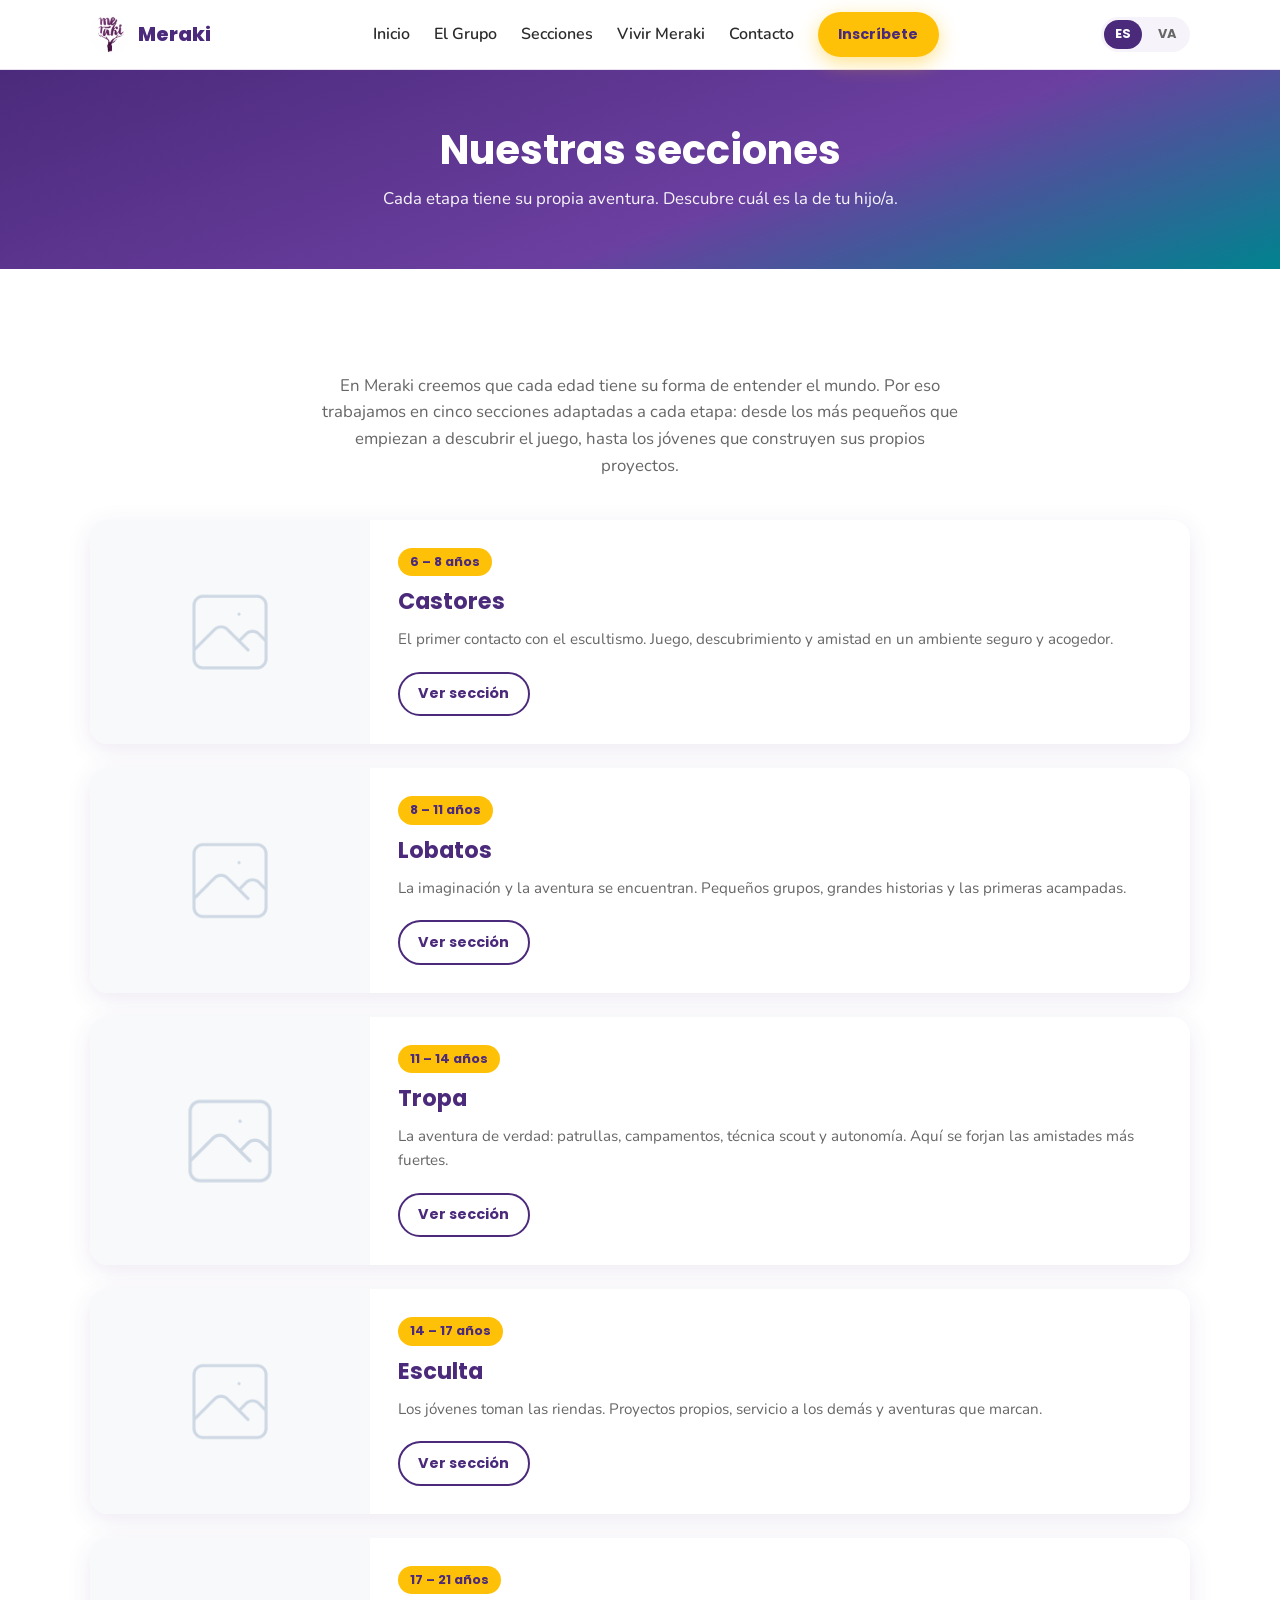
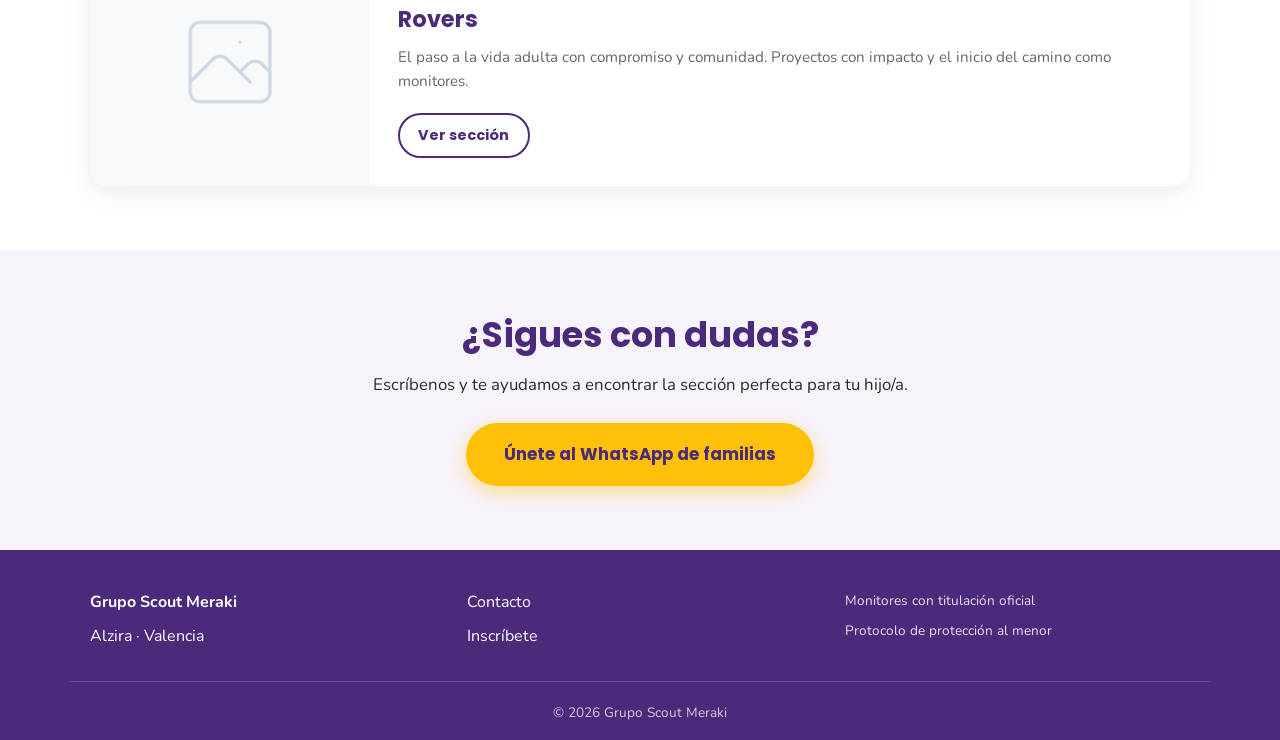
<file: secciones.html>
<!DOCTYPE html>
<html lang="es">
<head>
  <meta charset="UTF-8">
  <meta name="viewport" content="width=device-width, initial-scale=1.0">
  <title>Secciones · Grupo Scout Meraki</title>
  <meta name="description" content="Descubre las secciones del Grupo Scout Meraki de Alzira: Castores, Lobatos, Tropa, Esculta y Rovers. Una sección para cada edad de 6 a 21 años.">
  <link rel="preconnect" href="https://fonts.googleapis.com">
  <link rel="preconnect" href="https://fonts.gstatic.com" crossorigin>
  <link href="https://fonts.googleapis.com/css2?family=Nunito:wght@400;600;700&family=Poppins:wght@600;700;800&display=swap" rel="stylesheet">
  <link rel="stylesheet" href="css/styles.css">
</head>
<body>

  <header class="header">
    <div class="header__inner">
      <a href="index.html" class="header__logo" aria-label="Grupo Scout Meraki, ir a inicio">
        <img src="img/logo.jpg" alt="Logo Grupo Scout Meraki" width="48" height="48">
        <span>Meraki</span>
      </a>
      <nav class="nav" id="nav" aria-label="Navegación principal">
        <ul class="nav__list">
          <li><a href="index.html" data-i18n="nav.inicio">Inicio</a></li>
          <li><a href="el-grupo.html" data-i18n="nav.grupo">El Grupo</a></li>
          <li><a href="secciones.html" data-i18n="nav.secciones">Secciones</a></li>
          <li><a href="vivir-meraki.html" data-i18n="nav.vivir">Vivir Meraki</a></li>
          <li><a href="contacto.html" data-i18n="nav.contacto">Contacto</a></li>
        </ul>
        <a href="inscripcion.html" class="btn btn--cta btn--small" data-i18n="nav.inscribete">Inscríbete</a>
      </nav>
      <div class="header__actions">
        <div class="lang-switch" role="group" aria-label="Selector de idioma">
          <button type="button" class="lang-btn is-active" data-lang="es">ES</button>
          <button type="button" class="lang-btn" data-lang="va">VA</button>
        </div>
        <button type="button" class="burger" id="burger" aria-label="Abrir menú" aria-expanded="false" aria-controls="nav">
          <span></span><span></span><span></span>
        </button>
      </div>
    </div>
  </header>

  <main>

    <section class="page-hero">
      <div class="container">
        <h1 data-i18n="secciones.page.title">Nuestras secciones</h1>
        <p data-i18n="secciones.page.subtitle">
          Cada etapa tiene su propia aventura. Descubre cuál es la de tu hijo/a.
        </p>
      </div>
    </section>

    <section class="section">
      <div class="container">
        <div class="intro-secciones">
          <p data-i18n="secciones.page.intro">
            En Meraki creemos que cada edad tiene su forma de entender el mundo. Por eso trabajamos en cinco secciones adaptadas a cada etapa: desde los más pequeños que empiezan a descubrir el juego, hasta los jóvenes que construyen sus propios proyectos.
          </p>
        </div>

        <div class="secciones-list">

          <a href="secciones/castores.html" class="seccion-row">
            <img src="img/secciones/castores.jpg" alt="Castores" class="seccion-row__img" loading="lazy">
            <div class="seccion-row__body">
              <span class="seccion-row__age">6 – 8 <span data-i18n="secciones.anios">años</span></span>
              <h3 data-i18n="secciones.castores">Castores</h3>
              <p data-i18n="sec.castores.resumen">El primer contacto con el escultismo. Juego, descubrimiento y amistad en un ambiente seguro y acogedor.</p>
              <span class="btn btn--outline btn--small" data-i18n="secciones.vermas">Ver sección</span>
            </div>
          </a>

          <a href="secciones/lobatos.html" class="seccion-row">
            <img src="img/secciones/lobatos.jpg" alt="Lobatos" class="seccion-row__img" loading="lazy">
            <div class="seccion-row__body">
              <span class="seccion-row__age">8 – 11 <span data-i18n="secciones.anios">años</span></span>
              <h3 data-i18n="secciones.lobatos">Lobatos</h3>
              <p data-i18n="sec.lobatos.resumen">La imaginación y la aventura se encuentran. Pequeños grupos, grandes historias y las primeras acampadas.</p>
              <span class="btn btn--outline btn--small" data-i18n="secciones.vermas">Ver sección</span>
            </div>
          </a>

          <a href="secciones/tropa.html" class="seccion-row">
            <img src="img/secciones/tropa.jpg" alt="Tropa" class="seccion-row__img" loading="lazy">
            <div class="seccion-row__body">
              <span class="seccion-row__age">11 – 14 <span data-i18n="secciones.anios">años</span></span>
              <h3 data-i18n="secciones.tropa">Tropa</h3>
              <p data-i18n="sec.tropa.resumen">La aventura de verdad: patrullas, campamentos, técnica scout y autonomía. Aquí se forjan las amistades más fuertes.</p>
              <span class="btn btn--outline btn--small" data-i18n="secciones.vermas">Ver sección</span>
            </div>
          </a>

          <a href="secciones/esculta.html" class="seccion-row">
            <img src="img/secciones/esculta.jpg" alt="Esculta" class="seccion-row__img" loading="lazy">
            <div class="seccion-row__body">
              <span class="seccion-row__age">14 – 17 <span data-i18n="secciones.anios">años</span></span>
              <h3 data-i18n="secciones.esculta">Esculta</h3>
              <p data-i18n="sec.esculta.resumen">Los jóvenes toman las riendas. Proyectos propios, servicio a los demás y aventuras que marcan.</p>
              <span class="btn btn--outline btn--small" data-i18n="secciones.vermas">Ver sección</span>
            </div>
          </a>

          <a href="secciones/rovers.html" class="seccion-row">
            <img src="img/secciones/rovers.jpg" alt="Rovers" class="seccion-row__img" loading="lazy">
            <div class="seccion-row__body">
              <span class="seccion-row__age">17 – 21 <span data-i18n="secciones.anios">años</span></span>
              <h3 data-i18n="secciones.rovers">Rovers</h3>
              <p data-i18n="sec.rovers.resumen">El paso a la vida adulta con compromiso y comunidad. Proyectos con impacto y el inicio del camino como monitores.</p>
              <span class="btn btn--outline btn--small" data-i18n="secciones.vermas">Ver sección</span>
            </div>
          </a>

        </div>
      </div>
    </section>

    <section class="section section--cta">
      <div class="container container--narrow text-center">
        <h2 class="section__title" data-i18n="insc.cta.titulo">¿Sigues con dudas?</h2>
        <p class="section__text" data-i18n="secciones.cta.texto">
          Escríbenos y te ayudamos a encontrar la sección perfecta para tu hijo/a.
        </p>
        <a href="https://wa.me/34600000000" class="btn btn--cta btn--large" target="_blank" rel="noopener" data-i18n="whatsapp.cta">
          Únete al WhatsApp de familias
        </a>
      </div>
    </section>

  </main>

  <footer class="footer">
    <div class="container footer__inner">
      <div class="footer__col">
        <strong>Grupo Scout Meraki</strong>
        <p data-i18n="footer.ciudad">Alzira · Valencia</p>
      </div>
      <div class="footer__col">
        <a href="contacto.html" data-i18n="nav.contacto">Contacto</a>
        <a href="inscripcion.html" data-i18n="nav.inscribete">Inscríbete</a>
      </div>
      <div class="footer__col footer__badges">
        <span data-i18n="footer.monitores">Monitores con titulación oficial</span>
        <span data-i18n="footer.proteccion">Protocolo de protección al menor</span>
      </div>
    </div>
    <div class="footer__legal">
      <p>© <span id="year"></span> Grupo Scout Meraki</p>
    </div>
  </footer>

  <script src="js/translations.js"></script>
  <script src="js/main.js"></script>
</body>
</html>
</file>
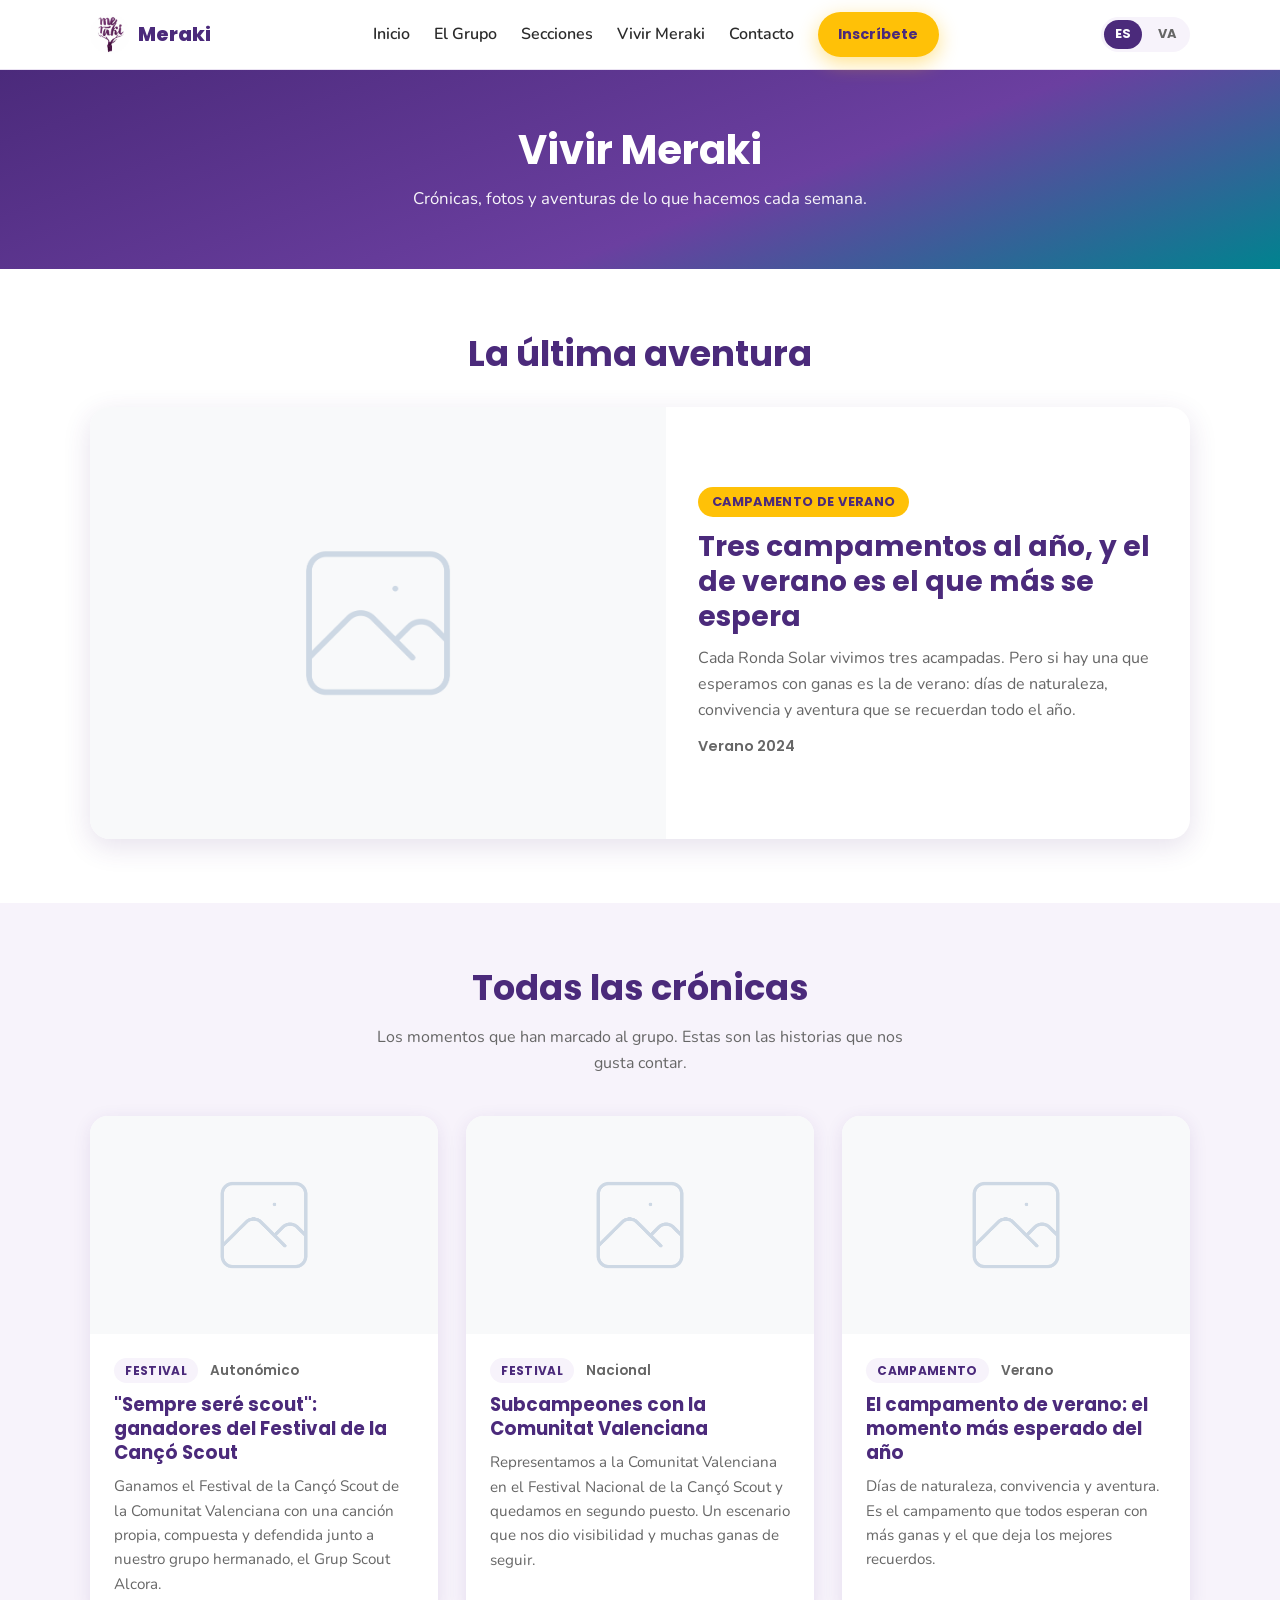
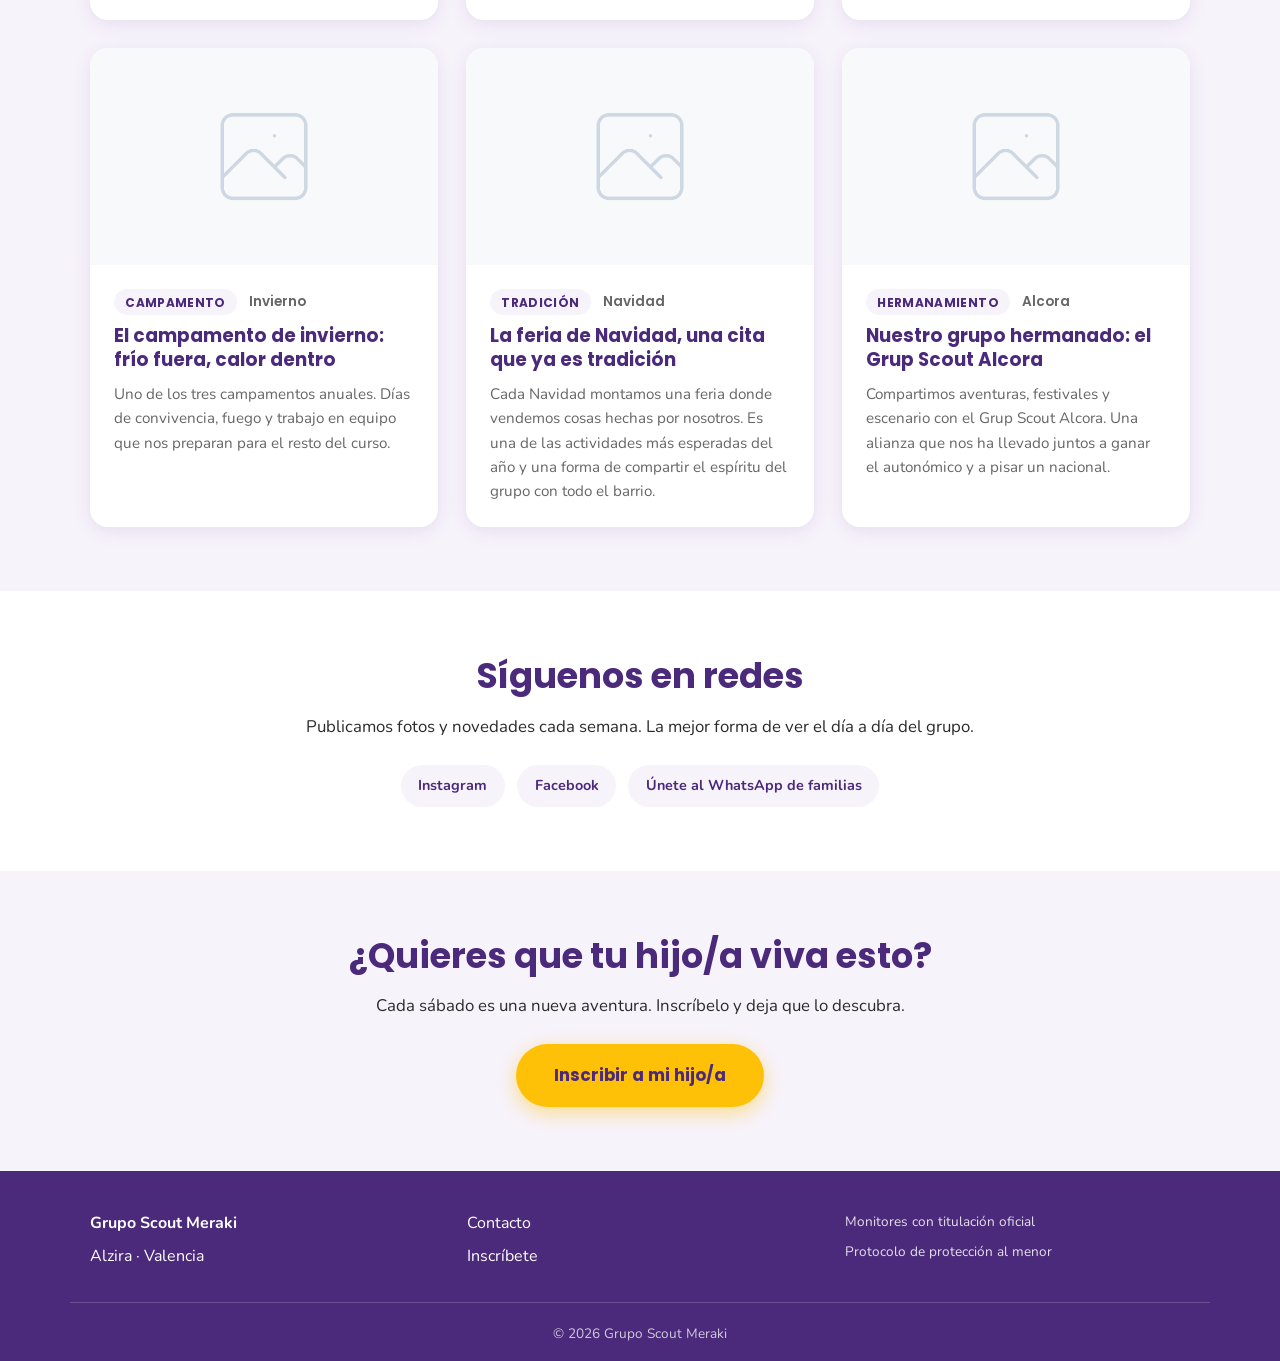
<file: vivir-meraki.html>
<!DOCTYPE html>
<html lang="es">
<head>
  <meta charset="UTF-8">
  <meta name="viewport" content="width=device-width, initial-scale=1.0">
  <title>Vivir Meraki · Grupo Scout Meraki</title>
  <meta name="description" content="Crónicas, fotos y aventuras del Grupo Scout Meraki de Alzira. Festivales, campamentos y vida de grupo.">
  <link rel="preconnect" href="https://fonts.googleapis.com">
  <link rel="preconnect" href="https://fonts.gstatic.com" crossorigin>
  <link href="https://fonts.googleapis.com/css2?family=Nunito:wght@400;600;700&family=Poppins:wght@600;700;800&display=swap" rel="stylesheet">
  <link rel="stylesheet" href="css/styles.css">
</head>
<body>

  <header class="header">
    <div class="header__inner">
      <a href="index.html" class="header__logo" aria-label="Grupo Scout Meraki, ir a inicio">
        <img src="img/logo.jpg" alt="Logo Grupo Scout Meraki" width="48" height="48">
        <span>Meraki</span>
      </a>
      <nav class="nav" id="nav" aria-label="Navegación principal">
        <ul class="nav__list">
          <li><a href="index.html" data-i18n="nav.inicio">Inicio</a></li>
          <li><a href="el-grupo.html" data-i18n="nav.grupo">El Grupo</a></li>
          <li><a href="secciones.html" data-i18n="nav.secciones">Secciones</a></li>
          <li><a href="vivir-meraki.html" data-i18n="nav.vivir">Vivir Meraki</a></li>
          <li><a href="contacto.html" data-i18n="nav.contacto">Contacto</a></li>
        </ul>
        <a href="inscripcion.html" class="btn btn--cta btn--small" data-i18n="nav.inscribete">Inscríbete</a>
      </nav>
      <div class="header__actions">
        <div class="lang-switch" role="group" aria-label="Selector de idioma">
          <button type="button" class="lang-btn is-active" data-lang="es">ES</button>
          <button type="button" class="lang-btn" data-lang="va">VA</button>
        </div>
        <button type="button" class="burger" id="burger" aria-label="Abrir menú" aria-expanded="false" aria-controls="nav">
          <span></span><span></span><span></span>
        </button>
      </div>
    </div>
  </header>

  <main>

    <section class="page-hero">
      <div class="container">
        <h1 data-i18n="vivir.title">Vivir Meraki</h1>
        <p data-i18n="vivir.subtitle">Crónicas, fotos y aventuras de lo que hacemos cada semana.</p>
      </div>
    </section>

    <!-- ============ CRÓNICA DESTACADA ============ -->
    <section class="section">
      <div class="container">
        <h2 class="section__title" data-i18n="vivir.destacada.titulo">La última aventura</h2>

        <div class="cronica-destacada">
          <img src="img/cronicas/destacada.jpg" alt="Campamento de verano" class="cronica-destacada__img">
          <div class="cronica-destacada__body">
            <span class="cronica-destacada__tag" data-i18n="vivir.destacada.tag">Campamento de verano</span>
            <h2 data-i18n="vivir.destacada.h">Tres campamentos al año, y el de verano es el que más se espera</h2>
            <p data-i18n="vivir.destacada.p">Cada Ronda Solar vivimos tres acampadas. Pero si hay una que esperamos con ganas es la de verano: días de naturaleza, convivencia y aventura que se recuerdan todo el año.</p>
            <span class="cronica-destacada__date" data-i18n="vivir.destacada.fecha">Verano 2024</span>
          </div>
        </div>
      </div>
    </section>

    <!-- ============ LISTADO DE CRÓNICAS ============ -->
    <section class="section section--crema">
      <div class="container">
        <h2 class="section__title" data-i18n="vivir.cronicas.titulo">Todas las crónicas</h2>
        <p class="section__lead" data-i18n="vivir.cronicas.lead">Los momentos que han marcado al grupo. Estas son las historias que nos gusta contar.</p>

        <div class="cronicas-grid">

          <article class="cronica-card">
            <img src="img/cronicas/cronica-1.jpg" alt="Festival autonómico" class="cronica-card__img">
            <div class="cronica-card__body">
              <div class="cronica-card__meta">
                <span class="cronica-card__tag" data-i18n="vivir.cronica1.tag">Festival</span>
                <span class="cronica-card__date" data-i18n="vivir.cronica1.fecha">Autonómico</span>
              </div>
              <h3 data-i18n="vivir.cronica1.h">"Sempre seré scout": ganadores del Festival de la Cançó Scout</h3>
              <p data-i18n="vivir.cronica1.p">Ganamos el Festival de la Cançó Scout de la Comunitat Valenciana con una canción propia, compuesta y defendida junto a nuestro grupo hermanado, el Grup Scout Alcora.</p>
            </div>
          </article>

          <article class="cronica-card">
            <img src="img/cronicas/cronica-2.jpg" alt="Festival Nacional" class="cronica-card__img">
            <div class="cronica-card__body">
              <div class="cronica-card__meta">
                <span class="cronica-card__tag" data-i18n="vivir.cronica2.tag">Festival</span>
                <span class="cronica-card__date" data-i18n="vivir.cronica2.fecha">Nacional</span>
              </div>
              <h3 data-i18n="vivir.cronica2.h">Subcampeones con la Comunitat Valenciana</h3>
              <p data-i18n="vivir.cronica2.p">Representamos a la Comunitat Valenciana en el Festival Nacional de la Cançó Scout y quedamos en segundo puesto. Un escenario que nos dio visibilidad y muchas ganas de seguir.</p>
            </div>
          </article>

          <article class="cronica-card">
            <img src="img/cronicas/cronica-3.jpg" alt="Campamento de verano" class="cronica-card__img">
            <div class="cronica-card__body">
              <div class="cronica-card__meta">
                <span class="cronica-card__tag" data-i18n="vivir.cronica3.tag">Campamento</span>
                <span class="cronica-card__date" data-i18n="vivir.cronica3.fecha">Verano</span>
              </div>
              <h3 data-i18n="vivir.cronica3.h">El campamento de verano: el momento más esperado del año</h3>
              <p data-i18n="vivir.cronica3.p">Días de naturaleza, convivencia y aventura. Es el campamento que todos esperan con más ganas y el que deja los mejores recuerdos.</p>
            </div>
          </article>

          <article class="cronica-card">
            <img src="img/cronicas/cronica-4.jpg" alt="Campamento de invierno" class="cronica-card__img">
            <div class="cronica-card__body">
              <div class="cronica-card__meta">
                <span class="cronica-card__tag" data-i18n="vivir.cronica4.tag">Campamento</span>
                <span class="cronica-card__date" data-i18n="vivir.cronica4.fecha">Invierno</span>
              </div>
              <h3 data-i18n="vivir.cronica4.h">El campamento de invierno: frío fuera, calor dentro</h3>
              <p data-i18n="vivir.cronica4.p">Uno de los tres campamentos anuales. Días de convivencia, fuego y trabajo en equipo que nos preparan para el resto del curso.</p>
            </div>
          </article>

          <article class="cronica-card">
            <img src="img/cronicas/cronica-5.jpg" alt="Feria de Navidad" class="cronica-card__img">
            <div class="cronica-card__body">
              <div class="cronica-card__meta">
                <span class="cronica-card__tag" data-i18n="vivir.cronica5.tag">Tradición</span>
                <span class="cronica-card__date" data-i18n="vivir.cronica5.fecha">Navidad</span>
              </div>
              <h3 data-i18n="vivir.cronica5.h">La feria de Navidad, una cita que ya es tradición</h3>
              <p data-i18n="vivir.cronica5.p">Cada Navidad montamos una feria donde vendemos cosas hechas por nosotros. Es una de las actividades más esperadas del año y una forma de compartir el espíritu del grupo con todo el barrio.</p>
            </div>
          </article>

          <article class="cronica-card">
            <img src="img/cronicas/cronica-6.jpg" alt="Grupo hermanado Alcora" class="cronica-card__img">
            <div class="cronica-card__body">
              <div class="cronica-card__meta">
                <span class="cronica-card__tag" data-i18n="vivir.cronica6.tag">Hermanamiento</span>
                <span class="cronica-card__date" data-i18n="vivir.cronica6.fecha">Alcora</span>
              </div>
              <h3 data-i18n="vivir.cronica6.h">Nuestro grupo hermanado: el Grup Scout Alcora</h3>
              <p data-i18n="vivir.cronica6.p">Compartimos aventuras, festivales y escenario con el Grup Scout Alcora. Una alianza que nos ha llevado juntos a ganar el autonómico y a pisar un nacional.</p>
            </div>
          </article>

        </div>
      </div>
    </section>

    <!-- ============ SÍGUENOS ============ -->
    <section class="section">
      <div class="container container--narrow text-center">
        <h2 class="section__title" data-i18n="vivir.redes.titulo">Síguenos en redes</h2>
        <p class="section__text" data-i18n="vivir.redes.texto">Publicamos fotos y novedades cada semana. La mejor forma de ver el día a día del grupo.</p>
        <div class="redes" style="justify-content:center;">
          <a href="https://instagram.com/merakiscouts" target="_blank" rel="noopener">Instagram</a>
          <a href="https://facebook.com/merakiscouts" target="_blank" rel="noopener">Facebook</a>
          <a href="https://wa.me/34600000000" target="_blank" rel="noopener" data-i18n="whatsapp.cta">WhatsApp de familias</a>
        </div>
      </div>
    </section>

    <!-- ============ CTA FINAL ============ -->
    <section class="section section--cta">
      <div class="container container--narrow text-center">
        <h2 class="section__title" data-i18n="vivir.cta.titulo">¿Quieres que tu hijo/a viva esto?</h2>
        <p class="section__text" data-i18n="vivir.cta.texto">Cada sábado es una nueva aventura. Inscríbelo y deja que lo descubra.</p>
        <a href="inscripcion.html" class="btn btn--cta btn--large" data-i18n="hero.cta">Inscribir a mi hijo/a</a>
      </div>
    </section>

  </main>

  <footer class="footer">
    <div class="container footer__inner">
      <div class="footer__col">
        <strong>Grupo Scout Meraki</strong>
        <p data-i18n="footer.ciudad">Alzira · Valencia</p>
      </div>
      <div class="footer__col">
        <a href="contacto.html" data-i18n="nav.contacto">Contacto</a>
        <a href="inscripcion.html" data-i18n="nav.inscribete">Inscríbete</a>
      </div>
      <div class="footer__col footer__badges">
        <span data-i18n="footer.monitores">Monitores con titulación oficial</span>
        <span data-i18n="footer.proteccion">Protocolo de protección al menor</span>
      </div>
    </div>
    <div class="footer__legal">
      <p>© <span id="year"></span> Grupo Scout Meraki</p>
    </div>
  </footer>

  <script src="js/translations.js"></script>
  <script src="js/main.js"></script>
</body>
</html>
</file>
<file: css/styles.css>
/* ============ RESET Y VARIABLES ============ */
*, *::before, *::after { box-sizing: border-box; margin: 0; padding: 0; }

:root {
  /* Paleta Meraki: morado + cian + amarillo */
  --morado-profundo: #4B2A7B;   /* primario: títulos, cabecera, footer */
  --morado-medio:    #6B3FA0;   /* secundario: hovers, detalles */
  --morado-claro:    #A585C9;   /* decorativo suave */
  --cian:            #00B8D4;   /* acento: líneas, iconos */
  --cian-oscuro:     #00838F;   /* acento sobre fondo claro */
  --amarillo:        #FFC107;   /* CTA principal */
  --amarillo-hover:  #FFB300;
  --lavanda:         #F7F3FB;   /* fondo suave alternado */
  --texto:           #2B2B2B;
  --texto-suave:     #666666;

  --fuente-titulos: 'Poppins', sans-serif;
  --fuente-cuerpo:  'Nunito', sans-serif;
}

html { scroll-behavior: smooth; }

body {
  font-family: var(--fuente-cuerpo);
  color: var(--texto);
  line-height: 1.6;
  background: #fff;
}

img { display: block; max-width: 100%; height: auto; }
a { color: inherit; text-decoration: none; }
h1, h2, h3 { font-family: var(--fuente-titulos); line-height: 1.2; }

.container {
  width: 100%;
  max-width: 1140px;
  margin: 0 auto;
  padding: 0 1.25rem;
}
.container--narrow { max-width: 760px; }
.text-center { text-align: center; }

/* ============ BOTONES ============ */
.btn {
  display: inline-block;
  font-family: var(--fuente-titulos);
  font-weight: 700;
  border: 2px solid transparent;
  border-radius: 999px;
  padding: 0.85rem 1.75rem;
  cursor: pointer;
  transition: transform .15s ease, background-color .2s ease, color .2s ease;
  text-align: center;
}
.btn:hover { transform: translateY(-2px); }

/* CTA principal: amarillo con texto morado oscuro para máximo contraste */
.btn--cta {
  background: var(--amarillo);
  color: var(--morado-profundo);
  box-shadow: 0 6px 20px rgba(255,193,7,.45);
}
.btn--cta:hover { background: var(--amarillo-hover); }

.btn--outline {
  border-color: var(--morado-profundo);
  color: var(--morado-profundo);
  background: transparent;
}
.btn--outline:hover { background: var(--morado-profundo); color: #fff; }

.btn--small { padding: 0.55rem 1.15rem; font-size: 0.9rem; }
.btn--large { padding: 1rem 2.25rem; font-size: 1.05rem; }

/* ============ HEADER ============ */
.header {
  position: sticky;
  top: 0;
  z-index: 100;
  background: rgba(255,255,255,.97);
  backdrop-filter: blur(8px);
  border-bottom: 1px solid #eae2f2;
}
.header__inner {
  max-width: 1140px;
  margin: 0 auto;
  padding: 0.75rem 1.25rem;
  display: flex;
  align-items: center;
  justify-content: space-between;
  gap: 1rem;
}
.header__logo {
  display: flex;
  align-items: center;
  gap: 0.5rem;
  font-family: var(--fuente-titulos);
  font-weight: 800;
  color: var(--morado-profundo);
  font-size: 1.25rem;
}
.header__logo img { width: 40px; height: 40px; border-radius: 50%; }

.nav { display: flex; align-items: center; gap: 1.5rem; }
.nav__list { display: flex; gap: 1.5rem; list-style: none; }
.nav__list a {
  font-weight: 600;
  color: var(--texto);
  transition: color .2s;
}
.nav__list a:hover { color: var(--cian-oscuro); }

.header__actions { display: flex; align-items: center; gap: 0.75rem; }

.lang-switch {
  display: flex;
  gap: 0.25rem;
  background: var(--lavanda);
  border-radius: 999px;
  padding: 0.2rem;
}
.lang-btn {
  background: none;
  border: none;
  font-family: var(--fuente-titulos);
  font-weight: 700;
  font-size: 0.8rem;
  padding: 0.35rem 0.7rem;
  border-radius: 999px;
  cursor: pointer;
  color: var(--texto-suave);
  transition: all .2s;
}
.lang-btn.is-active { background: var(--morado-profundo); color: #fff; }

.burger {
  display: none;
  background: none;
  border: none;
  flex-direction: column;
  gap: 5px;
  cursor: pointer;
  padding: 0.5rem;
}
.burger span {
  display: block;
  width: 24px;
  height: 2px;
  background: var(--morado-profundo);
  transition: transform .2s;
}

/* ============ HERO ============ */
.hero {
  position: relative;
  min-height: 78vh;
  display: flex;
  align-items: center;
  justify-content: center;
  overflow: hidden;
  color: #fff;
  text-align: center;
}
.hero__bg {
  position: absolute;
  inset: 0;
  width: 100%;
  height: 100%;
  object-fit: cover;
  z-index: 0;
}
/* Overlay morado con un toque cian al final para dar profundidad */
.hero__overlay {
  position: absolute;
  inset: 0;
  background: linear-gradient(160deg, rgba(75,42,123,.75) 0%, rgba(75,42,123,.85) 55%, rgba(0,131,143,.75) 100%);
  z-index: 1;
}
.hero__content { position: relative; z-index: 2; padding: 4rem 1.25rem; }
.hero__title {
  font-size: clamp(1.8rem, 5vw, 3rem);
  max-width: 900px;
  margin: 0 auto 1rem;
}
.hero__subtitle {
  font-size: clamp(1rem, 2vw, 1.2rem);
  max-width: 640px;
  margin: 0 auto 2rem;
  opacity: .95;
}

/* ============ VALORES ============ */
.valores { background: var(--lavanda); padding: 2.5rem 0; }
.valores__grid {
  display: grid;
  grid-template-columns: repeat(3, 1fr);
  gap: 1rem;
  text-align: center;
}
.valor__icon { font-size: 2.25rem; margin-bottom: 0.5rem; }
.valor h3 {
  font-size: 1rem;
  color: var(--morado-profundo);
  text-transform: uppercase;
  letter-spacing: .05em;
}

/* ============ SECCIONES GENERALES ============ */
.section { padding: 4rem 0; }
.section--crema { background: var(--lavanda); }
.section--verde  { background: var(--morado-profundo); color: #fff; }
.section--verde .section__title { color: #fff; }
.section--cta    { background: var(--lavanda); }

.section__title {
  font-size: clamp(1.5rem, 4vw, 2.2rem);
  color: var(--morado-profundo);
  margin-bottom: 1rem;
  text-align: center;
}
.section__lead {
  text-align: center;
  color: var(--texto-suave);
  max-width: 560px;
  margin: 0 auto 2.5rem;
}
.section__text {
  font-size: 1.05rem;
  color: var(--texto);
  margin-bottom: 1.5rem;
  text-align: center;
}

/* ============ SECCIONES POR EDAD ============ */
.secciones-grid {
  display: grid;
  grid-template-columns: repeat(auto-fit, minmax(180px, 1fr));
  gap: 1.25rem;
}
.seccion-card {
  display: block;
  border-radius: 16px;
  overflow: hidden;
  background: #fff;
  box-shadow: 0 4px 16px rgba(75,42,123,.08);
  transition: transform .2s ease, box-shadow .2s ease;
  border: 2px solid transparent;
}
.seccion-card:hover {
  transform: translateY(-4px);
  box-shadow: 0 10px 28px rgba(75,42,123,.18);
  border-color: var(--cian);
}
.seccion-card img { aspect-ratio: 4/3; object-fit: cover; width: 100%; }
.seccion-card__body { padding: 1rem; text-align: center; }
.seccion-card__body h3 {
  color: var(--morado-profundo);
  font-size: 1.1rem;
  margin-bottom: 0.25rem;
}
.seccion-card__edad { color: var(--texto-suave); font-size: 0.9rem; }

/* ============ CITAS ============ */
.citas-list {
  list-style: none;
  display: flex;
  flex-direction: column;
  gap: 0.75rem;
  margin-bottom: 1.5rem;
}
.citas-list li {
  background: rgba(255,255,255,.1);
  padding: 0.85rem 1.15rem;
  border-radius: 10px;
  border-left: 4px solid var(--amarillo);
}
.citas-note {
  font-size: 0.9rem;
  opacity: .85;
  text-align: center;
  font-style: italic;
}

/* ============ TESTIMONIOS ============ */
.testimonios {
  display: grid;
  grid-template-columns: repeat(auto-fit, minmax(280px, 1fr));
  gap: 1.5rem;
}
.testimonio {
  background: var(--lavanda);
  padding: 1.75rem;
  border-radius: 16px;
  border-left: 4px solid var(--cian);
}
.testimonio p { font-style: italic; margin-bottom: 0.75rem; }
.testimonio cite {
  font-style: normal;
  font-weight: 700;
  color: var(--morado-profundo);
  font-size: 0.9rem;
}

/* ============ FOOTER ============ */
.footer {
  background: var(--morado-profundo);
  color: #fff;
  padding: 2.5rem 0 1rem;
}
.footer__inner {
  display: grid;
  grid-template-columns: repeat(auto-fit, minmax(200px, 1fr));
  gap: 2rem;
  padding-bottom: 2rem;
  border-bottom: 1px solid rgba(255,255,255,.18);
}
.footer__col { display: flex; flex-direction: column; gap: 0.5rem; }
.footer__col a:hover { color: var(--amarillo); }
.footer__badges span { font-size: 0.85rem; opacity: .85; }
.footer__legal {
  text-align: center;
  padding-top: 1.25rem;
  font-size: 0.85rem;
  opacity: .75;
}

/* ============ RESPONSIVE ============ */
@media (max-width: 860px) {
  .burger { display: flex; }

  .nav {
    position: fixed;
    top: 64px;
    left: 0;
    right: 0;
    background: #fff;
    flex-direction: column;
    align-items: stretch;
    padding: 1.5rem;
    gap: 1rem;
    box-shadow: 0 10px 30px rgba(75,42,123,.18);
    transform: translateY(-120%);
    transition: transform .3s ease;
    max-height: calc(100vh - 64px);
    overflow-y: auto;
  }
  .nav.is-open { transform: translateY(0); }

  .nav__list {
    flex-direction: column;
    gap: 0.25rem;
  }
  .nav__list a {
    display: block;
    padding: 0.75rem 0;
    border-bottom: 1px solid #eae2f2;
  }
  .nav .btn--cta { margin-top: 0.5rem; text-align: center; }
}

@media (max-width: 480px) {
  .header__logo span { display: none; }
  .hero__content { padding: 3rem 1rem; }
  .section { padding: 3rem 0; }
}

/* ============ PAGE HERO (hero pequeño de subpáginas) ============ */
.page-hero {
  background: linear-gradient(160deg, var(--morado-profundo) 0%, var(--morado-medio) 60%, var(--cian-oscuro) 100%);
  color: #fff;
  padding: 3.5rem 0;
  text-align: center;
}
.page-hero h1 {
  font-size: clamp(1.6rem, 4vw, 2.5rem);
  margin-bottom: 0.75rem;
}
.page-hero p {
  font-size: 1.05rem;
  opacity: .95;
  max-width: 620px;
  margin: 0 auto;
}

/* ============ PASOS ============ */
.steps {
  display: grid;
  grid-template-columns: repeat(auto-fit, minmax(240px, 1fr));
  gap: 1.5rem;
  margin-top: 2rem;
}
.step {
  text-align: center;
  padding: 1.75rem 1.25rem;
  background: var(--lavanda);
  border-radius: 16px;
  border-top: 4px solid var(--cian);
}
.step__num {
  width: 48px;
  height: 48px;
  border-radius: 50%;
  background: var(--amarillo);
  color: var(--morado-profundo);
  font-family: var(--fuente-titulos);
  font-weight: 800;
  font-size: 1.4rem;
  display: flex;
  align-items: center;
  justify-content: center;
  margin: 0 auto 1rem;
}
.step h3 {
  color: var(--morado-profundo);
  font-size: 1.1rem;
  margin-bottom: 0.5rem;
}
.step p { color: var(--texto-suave); font-size: 0.95rem; }

/* ============ FORMULARIO ============ */
.form {
  background: #fff;
  padding: 2rem;
  border-radius: 16px;
  box-shadow: 0 6px 28px rgba(75,42,123,.10);
  display: flex;
  flex-direction: column;
  gap: 1.5rem;
}
.form__fieldset {
  border: none;
  padding: 0;
  display: flex;
  flex-direction: column;
  gap: 1rem;
}
.form__fieldset legend {
  font-family: var(--fuente-titulos);
  font-weight: 700;
  color: var(--morado-profundo);
  font-size: 1.1rem;
  padding-bottom: 0.5rem;
  margin-bottom: 0.5rem;
  border-bottom: 2px solid var(--cian);
  width: 100%;
}
.form__row {
  display: grid;
  grid-template-columns: 1fr 1fr;
  gap: 1rem;
}
.form__label {
  display: flex;
  flex-direction: column;
  gap: 0.4rem;
}
.form__label span {
  font-weight: 700;
  font-size: 0.9rem;
  color: var(--morado-profundo);
}
.form__label input,
.form__label select,
.form__label textarea {
  font-family: var(--fuente-cuerpo);
  font-size: 1rem;
  padding: 0.75rem 1rem;
  border: 2px solid #e0d6eb;
  border-radius: 10px;
  background: #fff;
  color: var(--texto);
  transition: border-color .2s, box-shadow .2s;
}
.form__label input:focus,
.form__label select:focus,
.form__label textarea:focus {
  outline: none;
  border-color: var(--cian);
  box-shadow: 0 0 0 3px rgba(0,184,212,.15);
}
.form__label textarea { resize: vertical; min-height: 60px; }
.form__check {
  display: flex;
  gap: 0.75rem;
  align-items: flex-start;
  font-size: 0.95rem;
  line-height: 1.4;
  cursor: pointer;
}
.form__check input[type="checkbox"] {
  margin-top: 0.25rem;
  width: 18px;
  height: 18px;
  accent-color: var(--morado-profundo);
  flex-shrink: 0;
}
.btn--block { width: 100%; }
.form__note {
  font-size: 0.85rem;
  color: var(--texto-suave);
  text-align: center;
  font-style: italic;
}

/* ============ CUOTAS ============ */
.cuotas-grid {
  display: grid;
  grid-template-columns: repeat(auto-fit, minmax(240px, 1fr));
  gap: 1.5rem;
  margin-top: 2rem;
}
.cuota-card {
  background: #fff;
  border-radius: 16px;
  padding: 2rem 1.5rem;
  text-align: center;
  box-shadow: 0 4px 16px rgba(75,42,123,.08);
  border-bottom: 4px solid var(--amarillo);
}
.cuota-card h3 {
  color: var(--morado-profundo);
  font-size: 1.1rem;
  margin-bottom: 0.75rem;
}
.cuota-card__precio {
  font-family: var(--fuente-titulos);
  font-weight: 800;
  font-size: 2rem;
  color: var(--morado-profundo);
  margin-bottom: 0.75rem;
}
.cuota-card p:last-child {
  color: var(--texto-suave);
  font-size: 0.95rem;
}

/* ============ FAQ ============ */
.faq {
  display: flex;
  flex-direction: column;
  gap: 0.75rem;
  margin-top: 2rem;
}
.faq__item {
  background: #fff;
  border-radius: 12px;
  box-shadow: 0 2px 10px rgba(75,42,123,.08);
  overflow: hidden;
  border-left: 4px solid var(--cian);
}
.faq__item summary {
  padding: 1rem 1.25rem;
  font-weight: 700;
  color: var(--morado-profundo);
  cursor: pointer;
  list-style: none;
  position: relative;
  padding-right: 2.5rem;
  transition: background .15s;
}
.faq__item summary::-webkit-details-marker { display: none; }
.faq__item summary::after {
  content: "+";
  position: absolute;
  right: 1.25rem;
  top: 50%;
  transform: translateY(-50%);
  font-size: 1.5rem;
  font-weight: 400;
  color: var(--cian);
  transition: transform .2s;
  line-height: 1;
}
.faq__item[open] summary::after {
  content: "−";
}
.faq__item summary:hover { background: var(--lavanda); }
.faq__item p {
  padding: 0 1.25rem 1.25rem;
  color: var(--texto);
  font-size: 0.95rem;
}

/* ============ RESPONSIVE EXTRA ============ */
@media (max-width: 600px) {
  .form__row { grid-template-columns: 1fr; }
  .form { padding: 1.5rem; }
  .page-hero { padding: 2.5rem 0; }
}

/* ============ INTRO DE SECCIONES (vista general) ============ */
.intro-secciones {
  text-align: center;
  padding: 2.5rem 0 0;
}
.intro-secciones p {
  max-width: 640px;
  margin: 0 auto;
  color: var(--texto-suave);
  font-size: 1.05rem;
}

/* Tarjetas grandes de la vista general */
.secciones-list {
  display: flex;
  flex-direction: column;
  gap: 1.5rem;
  margin-top: 2.5rem;
}
.seccion-row {
  display: grid;
  grid-template-columns: 280px 1fr;
  gap: 0;
  border-radius: 18px;
  overflow: hidden;
  background: #fff;
  box-shadow: 0 6px 24px rgba(75,42,123,.10);
  transition: transform .2s ease, box-shadow .2s ease;
}
.seccion-row:hover {
  transform: translateY(-3px);
  box-shadow: 0 12px 32px rgba(75,42,123,.18);
}
.seccion-row__img {
  width: 100%;
  height: 100%;
  object-fit: cover;
  min-height: 200px;
}
.seccion-row__body {
  padding: 1.75rem;
  display: flex;
  flex-direction: column;
  justify-content: center;
  gap: 0.5rem;
}
.seccion-row__age {
  display: inline-block;
  align-self: flex-start;
  background: var(--amarillo);
  color: var(--morado-profundo);
  font-family: var(--fuente-titulos);
  font-weight: 700;
  font-size: 0.8rem;
  padding: 0.25rem 0.75rem;
  border-radius: 999px;
  margin-bottom: 0.25rem;
}
.seccion-row__body h3 {
  font-size: 1.4rem;
  color: var(--morado-profundo);
  margin-bottom: 0.25rem;
}
.seccion-row__body p {
  color: var(--texto-suave);
  font-size: 0.95rem;
}
.seccion-row__body .btn {
  align-self: flex-start;
  margin-top: 0.75rem;
}

@media (max-width: 720px) {
  .seccion-row { grid-template-columns: 1fr; }
  .seccion-row__img { min-height: 180px; max-height: 220px; }
}

/* ============ PÁGINA DE DETALLE DE SECCIÓN ============ */
.sec-hero {
  background: linear-gradient(160deg, var(--morado-profundo) 0%, var(--morado-medio) 55%, var(--cian-oscuro) 100%);
  color: #fff;
  padding: 3rem 0;
}
.sec-hero__inner {
  display: flex;
  align-items: center;
  gap: 2rem;
  flex-wrap: wrap;
}
.sec-hero__img {
  width: 200px;
  height: 200px;
  border-radius: 50%;
  object-fit: cover;
  border: 4px solid var(--amarillo);
  flex-shrink: 0;
}
.sec-hero__text { flex: 1; min-width: 240px; }
.sec-hero h1 { font-size: clamp(1.8rem, 4vw, 2.6rem); margin-bottom: 0.5rem; }
.sec-hero__age {
  display: inline-block;
  background: var(--amarillo);
  color: var(--morado-profundo);
  font-family: var(--fuente-titulos);
  font-weight: 700;
  padding: 0.3rem 1rem;
  border-radius: 999px;
  font-size: 0.9rem;
  margin-bottom: 0.75rem;
}
.sec-hero__lead {
  font-size: 1.05rem;
  opacity: .95;
  max-width: 540px;
}

@media (max-width: 600px) {
  .sec-hero__inner { flex-direction: column; text-align: center; }
  .sec-hero__img { width: 150px; height: 150px; }
}

/* Bloques de contenido de la sección */
.sec-block {
  display: grid;
  grid-template-columns: 1fr 1fr;
  gap: 2.5rem;
  align-items: start;
}
.sec-block--single { grid-template-columns: 1fr; max-width: 720px; margin: 0 auto; }
.sec-block h2 {
  color: var(--morado-profundo);
  font-size: 1.5rem;
  margin-bottom: 1rem;
}
.sec-block ul {
  list-style: none;
  padding: 0;
  display: flex;
  flex-direction: column;
  gap: 0.6rem;
}
.sec-block ul li {
  padding-left: 1.75rem;
  position: relative;
  color: var(--texto);
}
.sec-block ul li::before {
  content: "✔";
  position: absolute;
  left: 0;
  top: 0;
  color: var(--cian-oscuro);
  font-weight: 700;
}

@media (max-width: 720px) {
  .sec-block { grid-template-columns: 1fr; gap: 1.5rem; }
}

/* Caja destacada tipo "horario" o "info" */
.info-box {
  background: var(--lavanda);
  border-left: 4px solid var(--cian);
  border-radius: 12px;
  padding: 1.25rem 1.5rem;
}
.info-box strong {
  display: block;
  color: var(--morado-profundo);
  font-family: var(--fuente-titulos);
  margin-bottom: 0.35rem;
}

/* Flechas de navegación entre secciones */
.sec-nav {
  display: flex;
  justify-content: space-between;
  gap: 1rem;
  margin-top: 3rem;
  padding-top: 2rem;
  border-top: 1px solid #eae2f2;
  flex-wrap: wrap;
}
.sec-nav a {
  color: var(--morado-profundo);
  font-weight: 700;
  display: inline-flex;
  align-items: center;
  gap: 0.4rem;
  transition: color .2s;
}
.sec-nav a:hover { color: var(--cian-oscuro); }

/* ============ EL GRUPO · HISTORIA ============ */
.historia {
  display: grid;
  grid-template-columns: 1fr 1fr;
  gap: 2.5rem;
  align-items: center;
}
.historia__img {
  border-radius: 18px;
  box-shadow: 0 8px 28px rgba(75,42,123,.15);
  width: 100%;
}
.historia h2 {
  color: var(--morado-profundo);
  font-size: 1.6rem;
  margin-bottom: 1rem;
}
.historia p { margin-bottom: 1rem; color: var(--texto); }

@media (max-width: 720px) {
  .historia { grid-template-columns: 1fr; }
}

/* ============ VALORES EN GRID ============ */
/* AHORA: */
.valores-grid {
  display: flex;
  flex-wrap: wrap;
  justify-content: center; /* Esto centra las tarjetas de la última fila */
  gap: 1.25rem;
  margin-top: 2rem;
}
.valor-card {
  flex: 0 1 260px; /* Tamaño base de 260px, no crece más, pero se adapta en móvil */
  
  /* --- Tus estilos actuales se mantienen igual a partir de aquí --- */
  background: #fff;
  border-radius: 16px;
  padding: 1.75rem 1.5rem;
  box-shadow: 0 4px 16px rgba(75,42,123,.08);
  border-top: 4px solid var(--cian);
  transition: transform .2s, box-shadow .2s;
}
.valor-card:hover {
  transform: translateY(-3px);
  box-shadow: 0 10px 28px rgba(75,42,123,.16);
}
.valor-card__icon {
  font-size: 2rem;
  margin-bottom: 0.75rem;
}
.valor-card h3 {
  color: var(--morado-profundo);
  font-size: 1.1rem;
  margin-bottom: 0.5rem;
}
.valor-card p {
  color: var(--texto-suave);
  font-size: 0.95rem;
}

/* ============ EQUIPO DE MONITORES ============ */
.equipo {
  display: grid;
  grid-template-columns: 1fr 1fr;
  gap: 2.5rem;
  align-items: center;
}
.equipo__img {
  border-radius: 18px;
  box-shadow: 0 8px 28px rgba(75,42,123,.15);
  width: 100%;
  aspect-ratio: 4/3;
  object-fit: cover;
}
.equipo h2 {
  color: var(--morado-profundo);
  font-size: 1.6rem;
  margin-bottom: 1rem;
}
.equipo p { margin-bottom: 1rem; }

@media (max-width: 720px) {
  .equipo { grid-template-columns: 1fr; }
}

/* ============ PROTECCIÓN AL MENOR ============ */
.proteccion {
  background: linear-gradient(160deg, var(--morado-profundo) 0%, var(--morado-medio) 100%);
  color: #fff;
  border-radius: 18px;
  padding: 2.5rem;
  margin-top: 2rem;
}
.proteccion h2 {
  color: #fff;
  font-size: 1.5rem;
  margin-bottom: 1rem;
}
.proteccion p {
  opacity: .95;
  margin-bottom: 1rem;
  line-height: 1.7;
}
.proteccion ul {
  list-style: none;
  padding: 0;
  display: flex;
  flex-direction: column;
  gap: 0.6rem;
}
.proteccion ul li {
  padding-left: 1.75rem;
  position: relative;
}
.proteccion ul li::before {
  content: "✓";
  position: absolute;
  left: 0;
  top: 0;
  color: var(--amarillo);
  font-weight: 700;
}

/* ============ CONTACTO · GRID ============ */
.contacto-grid {
  display: grid;
  grid-template-columns: 1fr 1fr;
  gap: 2rem;
  margin-top: 2rem;
}
@media (max-width: 800px) {
  .contacto-grid { grid-template-columns: 1fr; }
}

.contacto-info {
  display: flex;
  flex-direction: column;
  gap: 1rem;
}
.contacto-item {
  display: flex;
  gap: 1rem;
  align-items: flex-start;
  background: var(--lavanda);
  padding: 1.25rem;
  border-radius: 12px;
  border-left: 4px solid var(--cian);
}
.contacto-item__icon {
  font-size: 1.6rem;
  flex-shrink: 0;
}
.contacto-item__label {
  font-family: var(--fuente-titulos);
  font-weight: 700;
  color: var(--morado-profundo);
  font-size: 0.95rem;
  margin-bottom: 0.25rem;
}
.contacto-item__value {
  color: var(--texto);
  font-size: 1rem;
  word-break: break-word;
}
.contacto-item__value a {
  color: var(--cian-oscuro);
  font-weight: 600;
}
.contacto-item__value a:hover { text-decoration: underline; }

/* Formulario de contacto (reutiliza estilos del form) */
.contacto-form {
  background: #fff;
  padding: 2rem;
  border-radius: 16px;
  box-shadow: 0 6px 24px rgba(75,42,123,.10);
  display: flex;
  flex-direction: column;
  gap: 1rem;
}
.contacto-form h2 {
  color: var(--morado-profundo);
  font-size: 1.4rem;
  margin-bottom: 0.5rem;
}

/* Mapa */
.mapa {
  border-radius: 18px;
  overflow: hidden;
  box-shadow: 0 6px 24px rgba(75,42,123,.12);
  margin-top: 2.5rem;
}
.mapa iframe {
  display: block;
  width: 100%;
  height: 400px;
  border: 0;
}
@media (max-width: 600px) {
  .mapa iframe { height: 300px; }
}

/* Redes sociales */
.redes {
  display: flex;
  gap: 0.75rem;
  margin-top: 1rem;
  flex-wrap: wrap;
}
.redes a {
  display: inline-flex;
  align-items: center;
  gap: 0.5rem;
  background: var(--lavanda);
  color: var(--morado-profundo);
  padding: 0.6rem 1.1rem;
  border-radius: 999px;
  font-weight: 700;
  font-size: 0.9rem;
  transition: background .2s, color .2s, transform .15s;
}
.redes a:hover {
  background: var(--morado-profundo);
  color: #fff;
  transform: translateY(-2px);
}

/* ============ VIVIR MERAKI · LISTADO DE CRÓNICAS ============ */
.cronicas-grid {
  display: grid;
  grid-template-columns: repeat(auto-fill, minmax(300px, 1fr));
  gap: 1.75rem;
  margin-top: 2.5rem;
}

.cronica-card {
  display: flex;
  flex-direction: column;
  background: #fff;
  border-radius: 18px;
  overflow: hidden;
  box-shadow: 0 4px 18px rgba(75,42,123,.10);
  transition: transform .2s ease, box-shadow .2s ease;
}
.cronica-card:hover {
  transform: translateY(-4px);
  box-shadow: 0 12px 32px rgba(75,42,123,.18);
}

.cronica-card__img {
  width: 100%;
  aspect-ratio: 16/10;
  object-fit: cover;
}

.cronica-card__body {
  padding: 1.5rem;
  display: flex;
  flex-direction: column;
  gap: 0.6rem;
  flex: 1;
}

.cronica-card__meta {
  display: flex;
  gap: 0.75rem;
  align-items: center;
  font-size: 0.85rem;
  color: var(--texto-suave);
  flex-wrap: wrap;
}

.cronica-card__tag {
  background: var(--lavanda);
  color: var(--morado-profundo);
  padding: 0.2rem 0.7rem;
  border-radius: 999px;
  font-family: var(--fuente-titulos);
  font-weight: 700;
  font-size: 0.75rem;
  letter-spacing: .03em;
  text-transform: uppercase;
}

.cronica-card__date {
  font-family: var(--fuente-titulos);
  font-weight: 600;
}

.cronica-card__body h3 {
  font-size: 1.15rem;
  color: var(--morado-profundo);
  line-height: 1.3;
}

.cronica-card__body p {
  color: var(--texto-suave);
  font-size: 0.95rem;
  flex: 1;
}

.cronica-card__body .btn {
  align-self: flex-start;
  margin-top: 0.5rem;
}

/* Bloque de "última crónica destacada" */
.cronica-destacada {
  display: grid;
  grid-template-columns: 1.1fr 1fr;
  gap: 0;
  background: #fff;
  border-radius: 20px;
  overflow: hidden;
  box-shadow: 0 8px 28px rgba(75,42,123,.14);
  margin-top: 2rem;
}
.cronica-destacada__img {
  width: 100%;
  height: 100%;
  object-fit: cover;
  min-height: 300px;
}
.cronica-destacada__body {
  padding: 2.5rem 2rem;
  display: flex;
  flex-direction: column;
  justify-content: center;
  gap: 0.75rem;
}
.cronica-destacada__tag {
  display: inline-block;
  background: var(--amarillo);
  color: var(--morado-profundo);
  padding: 0.3rem 0.85rem;
  border-radius: 999px;
  font-family: var(--fuente-titulos);
  font-weight: 700;
  font-size: 0.8rem;
  align-self: flex-start;
  text-transform: uppercase;
  letter-spacing: .03em;
}
.cronica-destacada__body h2 {
  font-size: clamp(1.3rem, 3vw, 1.75rem);
  color: var(--morado-profundo);
  line-height: 1.25;
}
.cronica-destacada__body p {
  color: var(--texto-suave);
  font-size: 1rem;
}
.cronica-destacada__date {
  font-size: 0.9rem;
  color: var(--texto-suave);
  font-family: var(--fuente-titulos);
  font-weight: 600;
}

@media (max-width: 720px) {
  .cronica-destacada { grid-template-columns: 1fr; }
  .cronica-destacada__img { min-height: 220px; max-height: 280px; }
  .cronica-destacada__body { padding: 1.75rem 1.5rem; }
}

/* ============ LÍNEA DEL TIEMPO ============ */
.timeline {
  position: relative;
  max-width: 760px;
  margin: 2.5rem auto 0;
  padding-left: 2rem;
}
.timeline::before {
  content: "";
  position: absolute;
  left: 0.5rem;
  top: 0;
  bottom: 0;
  width: 3px;
  background: linear-gradient(180deg, var(--cian), var(--morado-profundo));
  border-radius: 999px;
}
.timeline__item {
  position: relative;
  padding: 0 0 2rem 1.5rem;
}
.timeline__item::before {
  content: "";
  position: absolute;
  left: -1.75rem;
  top: 0.35rem;
  width: 14px;
  height: 14px;
  border-radius: 50%;
  background: var(--amarillo);
  border: 3px solid var(--morado-profundo);
}
.timeline__year {
  font-family: var(--fuente-titulos);
  font-weight: 800;
  color: var(--cian-oscuro);
  font-size: 0.95rem;
  letter-spacing: .05em;
  margin-bottom: 0.25rem;
}
.timeline__item h3 {
  color: var(--morado-profundo);
  font-size: 1.15rem;
  margin-bottom: 0.35rem;
}
.timeline__item p {
  color: var(--texto-suave);
  font-size: 0.95rem;
}

/* ============ VOLUNTARIADOS ============ */
.voluntariados-grid {
  display: grid;
  grid-template-columns: repeat(auto-fit, minmax(280px, 1fr));
  gap: 1.75rem;
  margin-top: 2rem;
}
.voluntariado-card {
  background: #fff;
  border-radius: 18px;
  padding: 2rem 1.75rem;
  box-shadow: 0 6px 22px rgba(75,42,123,.10);
  border-top: 5px solid var(--amarillo);
  display: flex;
  flex-direction: column;
  gap: 0.75rem;
  transition: transform .2s, box-shadow .2s;
}
.voluntariado-card:hover {
  transform: translateY(-4px);
  box-shadow: 0 12px 32px rgba(75,42,123,.16);
}
.voluntariado-card__icon {
  font-size: 2.25rem;
}
.voluntariado-card h3 {
  color: var(--morado-profundo);
  font-size: 1.2rem;
}
.voluntariado-card__seccion {
  display: inline-block;
  background: var(--lavanda);
  color: var(--morado-profundo);
  padding: 0.2rem 0.75rem;
  border-radius: 999px;
  font-family: var(--fuente-titulos);
  font-weight: 700;
  font-size: 0.75rem;
  letter-spacing: .03em;
  align-self: flex-start;
  text-transform: uppercase;
}
.voluntariado-card p {
  color: var(--texto-suave);
  font-size: 0.95rem;
  flex: 1;
}
/* =========================================
   AJUSTES ESPECÍFICOS PARA MÓVIL (Responsive)
   ========================================= */

@media (max-width: 600px) {

  /* 1. INDEX: Centrar botón "Conoce el grupo" */
  .section--crema .btn--outline {
    display: block;
    width: fit-content;
    margin: 1.5rem auto 0 auto; /* Lo centra horizontalmente */
  }

  /* 2. EL GRUPO: Tarjetas de valores 2 en 2 */
  .valores-grid {
    display: grid;
    grid-template-columns: repeat(2, 1fr); /* Fuerza 2 columnas */
    gap: 0.75rem;
  }
  .valor-card {
    padding: 1rem;
    flex: auto; /* Anula el flex anterior para que quepa en la rejilla */
  }
  .valor-card__icon {
    font-size: 1.5rem;
    margin-bottom: 0.5rem;
  }
  .valor-card h3 {
    font-size: 0.95rem;
    line-height: 1.2;
  }
  .valor-card p {
    font-size: 0.8rem;
    line-height: 1.3;
  }

  /* 3. SECCIONES: Tarjetas horizontales compactas (caben sin scroll) */
  .secciones-list {
    gap: 1rem;
  }
  .seccion-row {
    grid-template-columns: 100px 1fr; /* Imagen a la izquierda, texto a la derecha */
    align-items: center;
    border-radius: 12px;
  }
  .seccion-row__img {
    min-height: 100%;
    max-height: 130px; /* Imagen más bajita */
    border-radius: 12px 0 0 12px;
  }
  .seccion-row__body {
    padding: 0.75rem 1rem;
    gap: 0.2rem;
  }
  .seccion-row__age {
    font-size: 0.7rem;
    padding: 0.15rem 0.5rem;
  }
  .seccion-row__body h3 {
    font-size: 1.1rem;
    margin-bottom: 0;
  }
  .seccion-row__body p {
    font-size: 0.8rem;
    /* Recorta el texto a 2 líneas para que no ocupe mucho alto */
    display: -webkit-box;
    -webkit-line-clamp: 2;
    -webkit-box-orient: vertical;
    overflow: hidden;
    margin-bottom: 0.25rem;
  }
  .seccion-row__body .btn {
    padding: 0.3rem 0.6rem;
    font-size: 0.75rem;
    margin-top: 0;
  }

  /* 4. VIVIR MERAKI: Crónicas 2 en 2 */
  .cronicas-grid {
    display: grid;
    grid-template-columns: repeat(2, 1fr); /* Fuerza 2 columnas */
    gap: 0.75rem;
  }
  .cronica-card__body {
    padding: 0.75rem;
    gap: 0.4rem;
  }
  .cronica-card__meta {
    flex-direction: column;
    align-items: flex-start;
    gap: 0.2rem;
  }
  .cronica-card__tag,
  .cronica-card__date {
    font-size: 0.65rem;
  }
  .cronica-card__body h3 {
    font-size: 0.9rem;
    line-height: 1.2;
  }
  .cronica-card__body p {
    font-size: 0.75rem;
    /* Recorta el texto a 3 líneas */
    display: -webkit-box;
    -webkit-line-clamp: 3;
    -webkit-box-orient: vertical;
    overflow: hidden;
  }

  /* 5. INSCRIPCIÓN: Precios en una misma fila (scroll horizontal) */
  .cuotas-grid {
    display: flex;
    overflow-x: auto; /* Permite deslizar con el dedo */
    scroll-snap-type: x mandatory;
    gap: 1rem;
    padding-bottom: 1rem;
    /* Efecto de scroll suave en iOS */
    -webkit-overflow-scrolling: touch; 
  }
  /* Ocultar la barra de scroll para que se vea más limpio */
  .cuotas-grid::-webkit-scrollbar {
    display: none;
  }
  .cuota-card {
    flex: 0 0 80%; /* Cada tarjeta ocupa el 80% de la pantalla */
    scroll-snap-align: start; /* Hace que se "imante" al deslizar */
    padding: 1.5rem 1rem;
  }
  .cuota-card__precio {
    font-size: 1.75rem;
  }
}
/* =========================================
   AJUSTES MÓVIL V2: Compactar cuadros y 
   evitar scroll en páginas de sección
   ========================================= */

@media (max-width: 600px) {

  /* --- 1. REDUCCIÓN GLOBAL DE CUADROS (Tarjetas, formularios, cajas) --- */
  
  .section {
    padding: 2rem 0; /* Menos espacio entre secciones */
  }
  .section__title {
    font-size: 1.4rem;
  }
  .section__lead {
    margin-bottom: 1.5rem;
    font-size: 0.9rem;
  }

  /* Formulario */
  .form, .contacto-form {
    padding: 1.25rem;
    gap: 1rem;
  }
  .form__label input,
  .form__label select,
  .form__label textarea {
    padding: 0.5rem 0.75rem;
    font-size: 0.9rem;
  }

  /* Tarjetas genéricas (Pasos, FAQ, Valores, Crónicas) */
  .step {
    padding: 1rem;
  }
  .step__num {
    width: 36px; height: 36px;
    font-size: 1.1rem;
    margin-bottom: 0.5rem;
  }
  .faq__item summary {
    padding: 0.75rem 1rem;
    font-size: 0.95rem;
  }
  .faq__item p {
    padding: 0 1rem 1rem;
    font-size: 0.85rem;
  }

  /* --- 2. PÁGINAS DE SECCIONES (Castores, Lobatos, etc.) --- */

  /* Cabecera de la sección (Hero) */
  .sec-hero {
    padding: 1.5rem 0;
  }
  .sec-hero__inner {
    flex-direction: row; /* Imagen y texto en paralelo en móvil */
    text-align: left;
    gap: 1rem;
    align-items: center;
  }
  .sec-hero__img {
    width: 90px;
    height: 90px;
    border-width: 3px;
  }
  .sec-hero__text h1 {
    font-size: 1.4rem;
    margin-bottom: 0.2rem;
  }
  .sec-hero__age {
    font-size: 0.7rem;
    padding: 0.15rem 0.6rem;
    margin-bottom: 0.3rem;
  }
  .sec-hero__lead {
    font-size: 0.8rem;
    line-height: 1.3;
    /* Limita el texto a 3 líneas para que no ocupe altura */
    display: -webkit-box;
    -webkit-line-clamp: 3;
    -webkit-box-orient: vertical;
    overflow: hidden;
  }

  /* Bloques de contenido (¿Qué hacen? / ¿Qué aporta?) */
  .sec-block {
    grid-template-columns: 1fr; /* Una sola columna */
    gap: 1rem; /* Menos espacio entre las dos listas */
    margin-top: 0 !important;
  }
  .sec-block h2 {
    font-size: 1.1rem;
    margin-bottom: 0.5rem;
    border-bottom: 2px solid var(--lavanda);
    padding-bottom: 0.25rem;
  }
  .sec-block ul {
    gap: 0.3rem; /* Listas más juntas */
  }
  .sec-block ul li {
    font-size: 0.8rem;
    line-height: 1.3;
    padding-left: 1.25rem;
  }

  /* Cajas de Horario y Edad */
  .info-box {
    padding: 0.75rem 1rem;
    border-radius: 8px;
  }
  .info-box strong {
    font-size: 0.85rem;
    margin-bottom: 0.2rem;
  }
  .info-box p {
    font-size: 0.8rem;
    line-height: 1.3;
  }

  /* Botón de inscripción y navegación final */
  .sec-block + .text-center {
    margin-top: 1rem !important; /* Junta el botón a las cajas de arriba */
  }
  .sec-block + .text-center .btn {
    padding: 0.6rem 1.25rem;
    font-size: 0.9rem;
  }
  .sec-nav {
    margin-top: 1.5rem;
    padding-top: 1rem;
    gap: 0.5rem;
  }
  .sec-nav a {
    font-size: 0.85rem;
  }

  /* --- 3. OTRAS VISTAS (Inicio, El Grupo, Secciones, Vivir) --- */
  
  /* Acortar textos largos en las tarjetas para que no estiren el alto */
  .cronica-destacada__body {
    padding: 1.25rem;
  }
  .cronica-destacada__body h2 {
    font-size: 1.1rem;
  }
  .cronica-destacada__body p {
    font-size: 0.85rem;
    display: -webkit-box;
    -webkit-line-clamp: 3;
    -webkit-box-orient: vertical;
    overflow: hidden;
  }
  .historia img, .equipo img {
    max-height: 180px; /* Fotos más bajitas */
    object-fit: cover;
  }
  .proteccion {
    padding: 1.25rem;
  }
  .proteccion h2 { font-size: 1.2rem; }
  .proteccion p, .proteccion ul li { font-size: 0.85rem; }
}

@media (max-width: 600px) {

  /* --- 1. INDEX: Tarjetas de secciones en formato horizontal (como en secciones.html) --- */
  .secciones-grid {
    gap: 1rem;
  }
  
  .seccion-card {
    display: flex;
    flex-direction: row;
    align-items: stretch;
    text-align: left;
    border-radius: 12px;
    height: 100px; /* Altura fija compacta */
  }
  
  .seccion-card img {
    width: 100px;
    height: 100%;
    object-fit: cover;
    border-radius: 12px 0 0 12px;
    aspect-ratio: auto; /* Quitamos el 4/3 que tenía antes */
  }
  
  .seccion-card__body {
    padding: 0.75rem 1rem;
    display: flex;
    flex-direction: column;
    justify-content: center;
    text-align: left;
  }
  
  .seccion-card__body h3 {
    font-size: 1.05rem;
    margin-bottom: 0.1rem;
  }
  
  .seccion-card__edad {
    font-size: 0.8rem;
  }

  /* --- 2. CONTACTO: Dos datos por fila --- */
  .contacto-info {
    display: grid;
    grid-template-columns: repeat(2, 1fr);
    gap: 0.75rem;
  }

  .contacto-item {
    flex-direction: column; /* Icono arriba, texto abajo */
    align-items: flex-start;
    padding: 0.85rem;
    gap: 0.4rem;
    border-left-width: 3px;
  }

  .contacto-item__icon {
    font-size: 1.3rem;
  }

  .contacto-item__label {
    font-size: 0.75rem;
    margin-bottom: 0.1rem;
  }

  .contacto-item__value,
  .contacto-item__value a {
    font-size: 0.8rem;
    line-height: 1.2;
  }
  
  /* El bloque de redes sociales ocupa las dos columnas para que no se corte */
  .contacto-item:last-child {
    grid-column: span 2;
  }
  .redes {
    justify-content: flex-start;
  }
}
</file>
